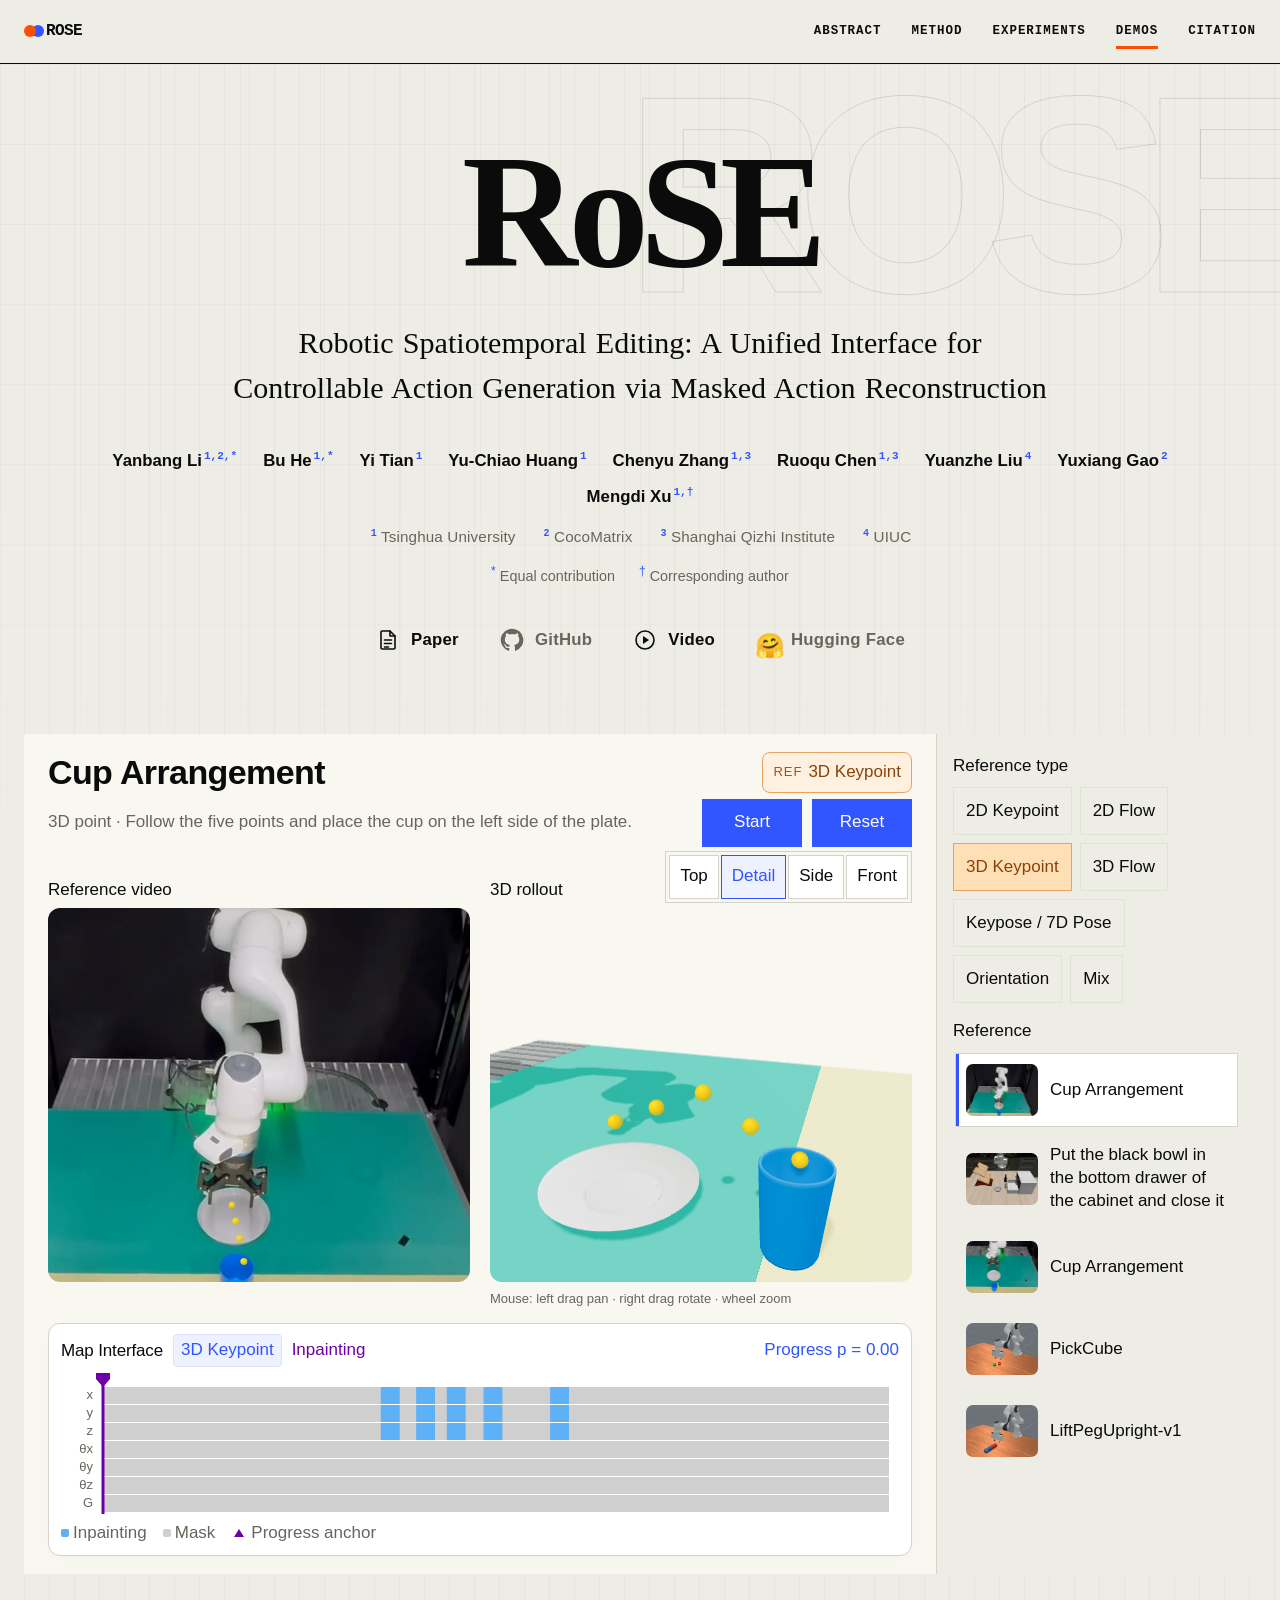
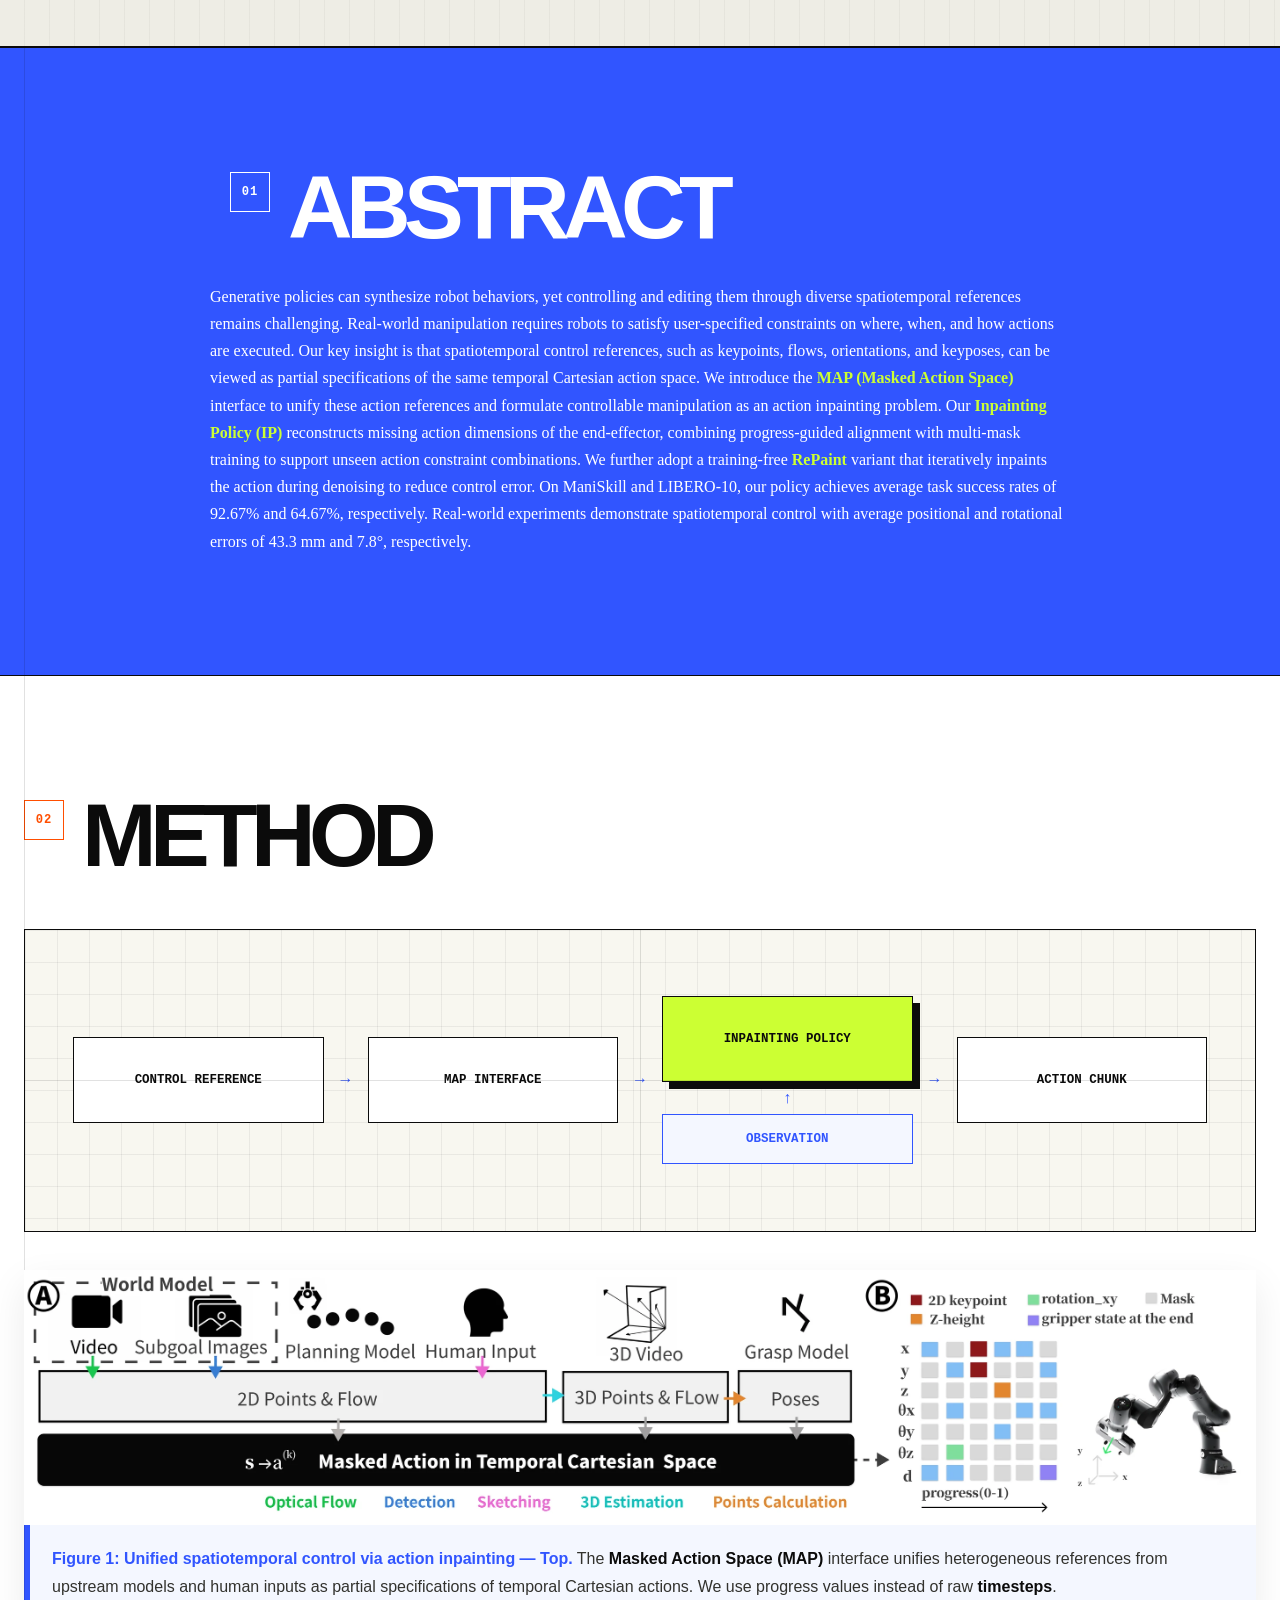
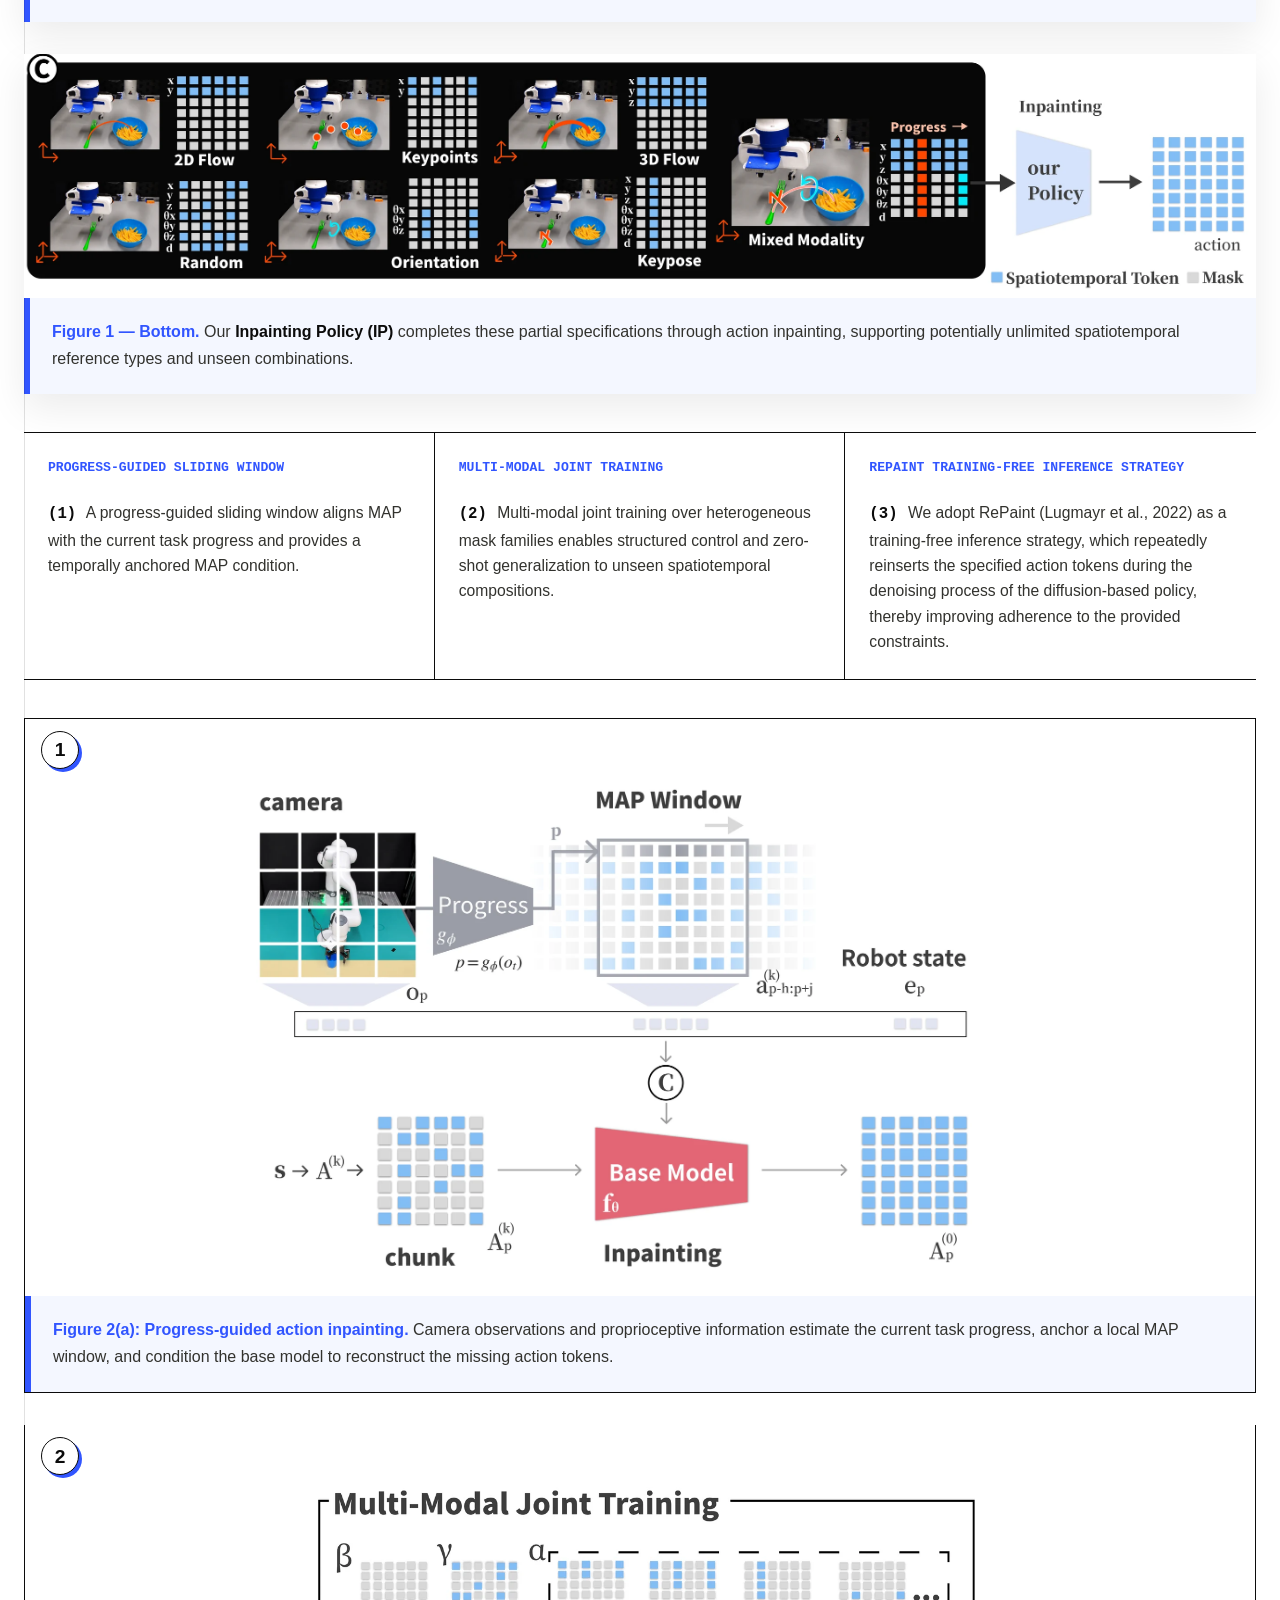
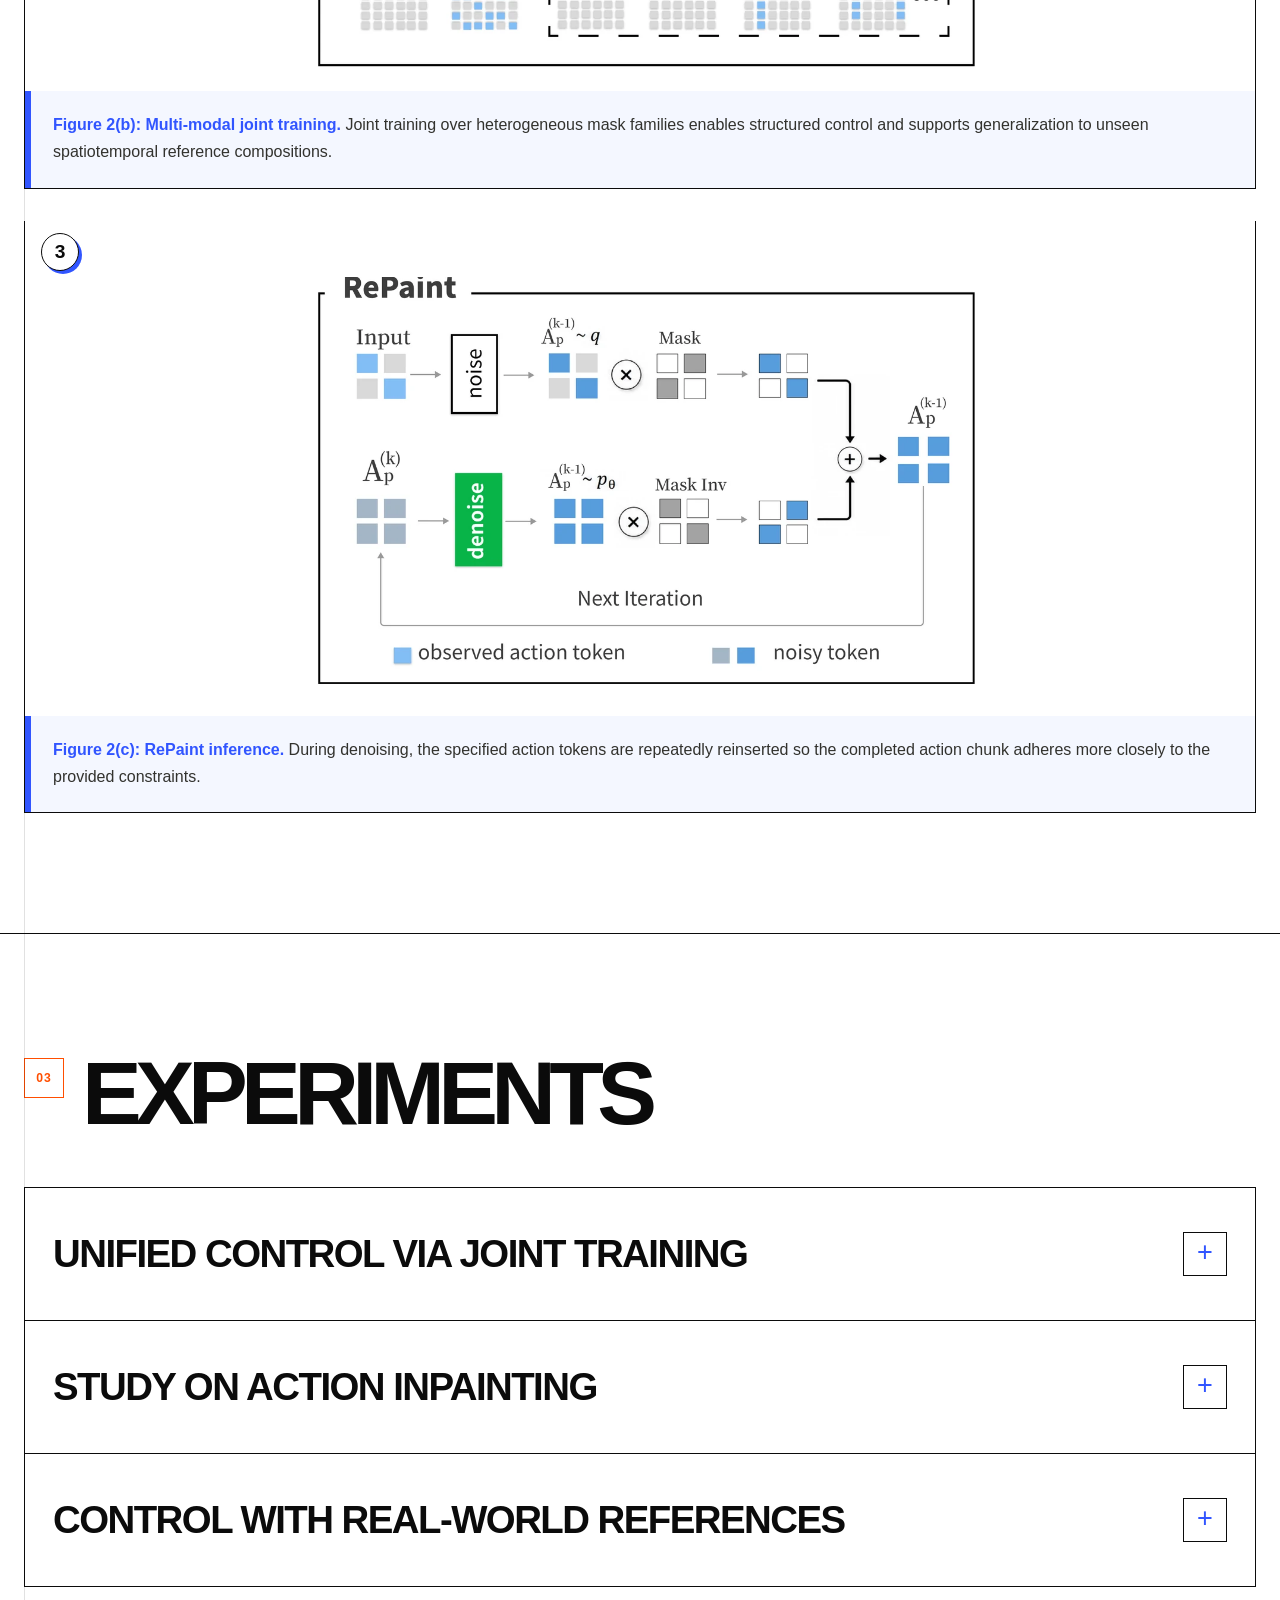
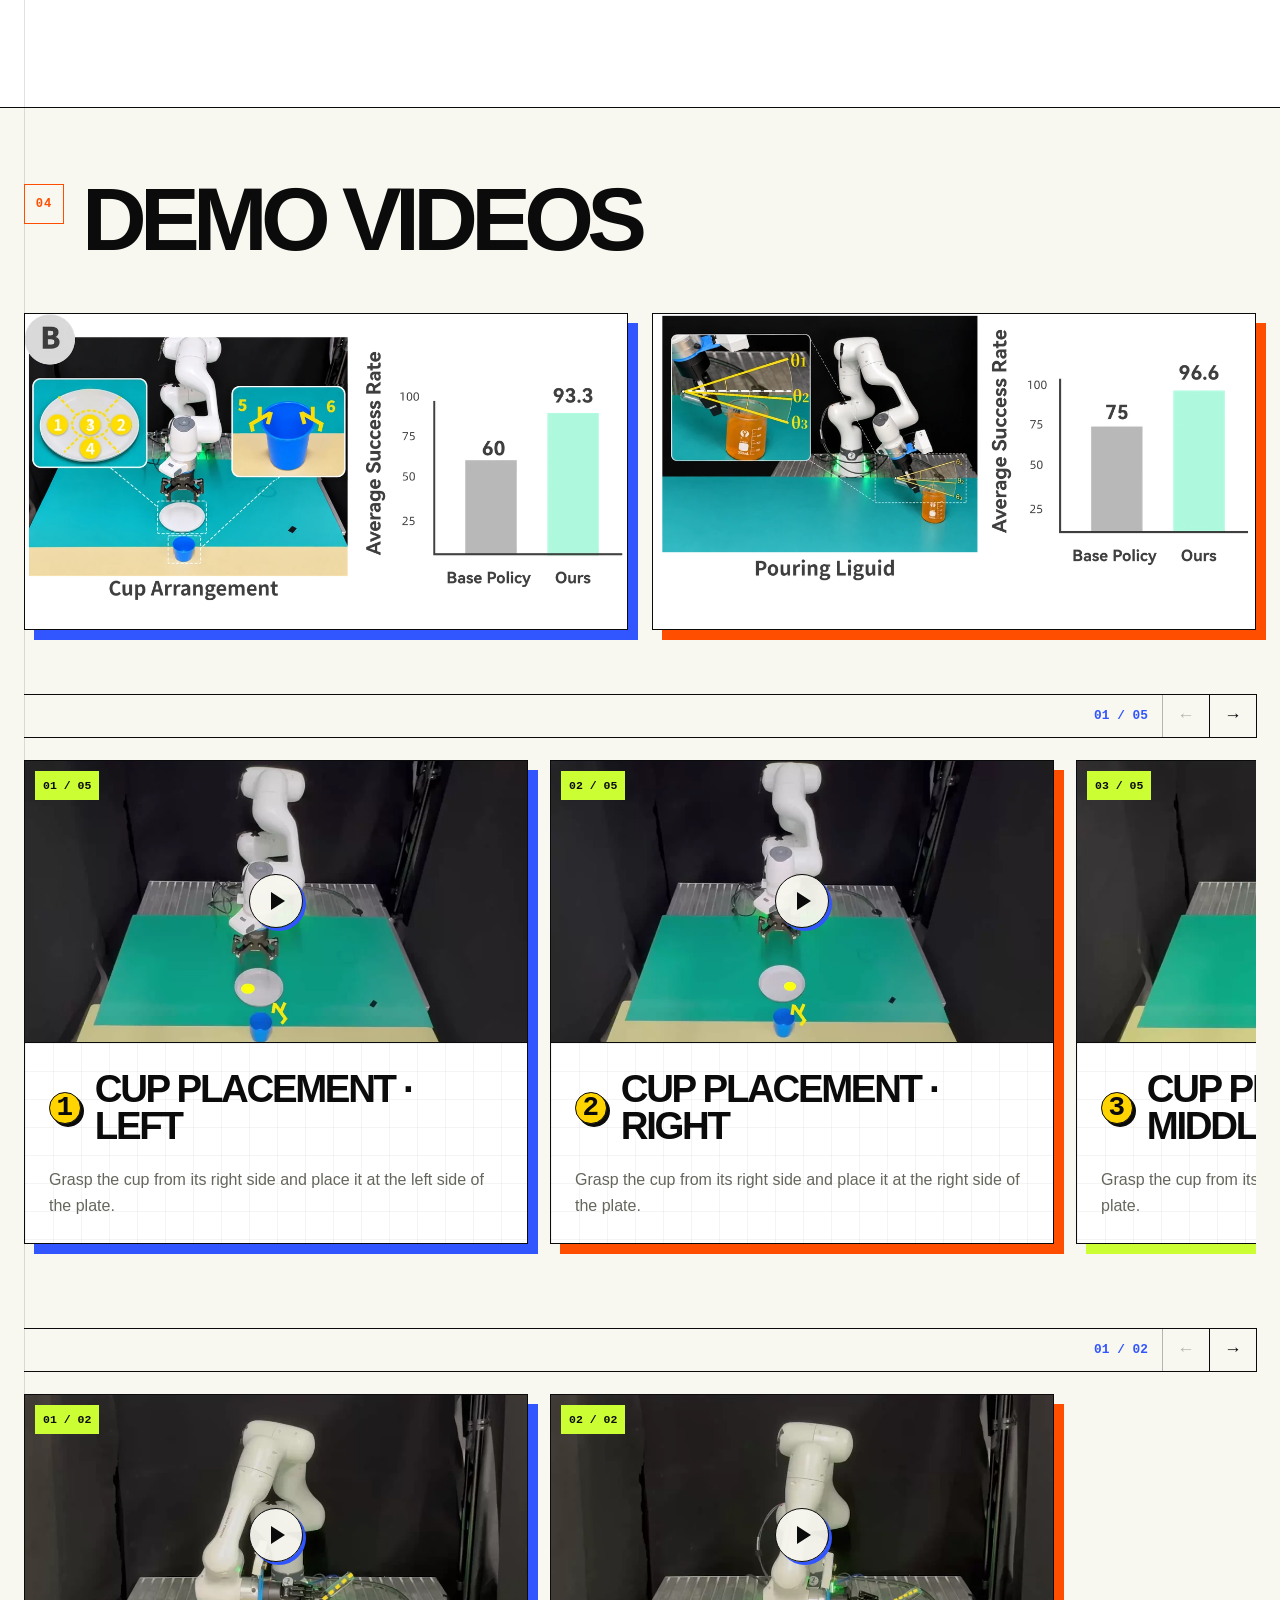
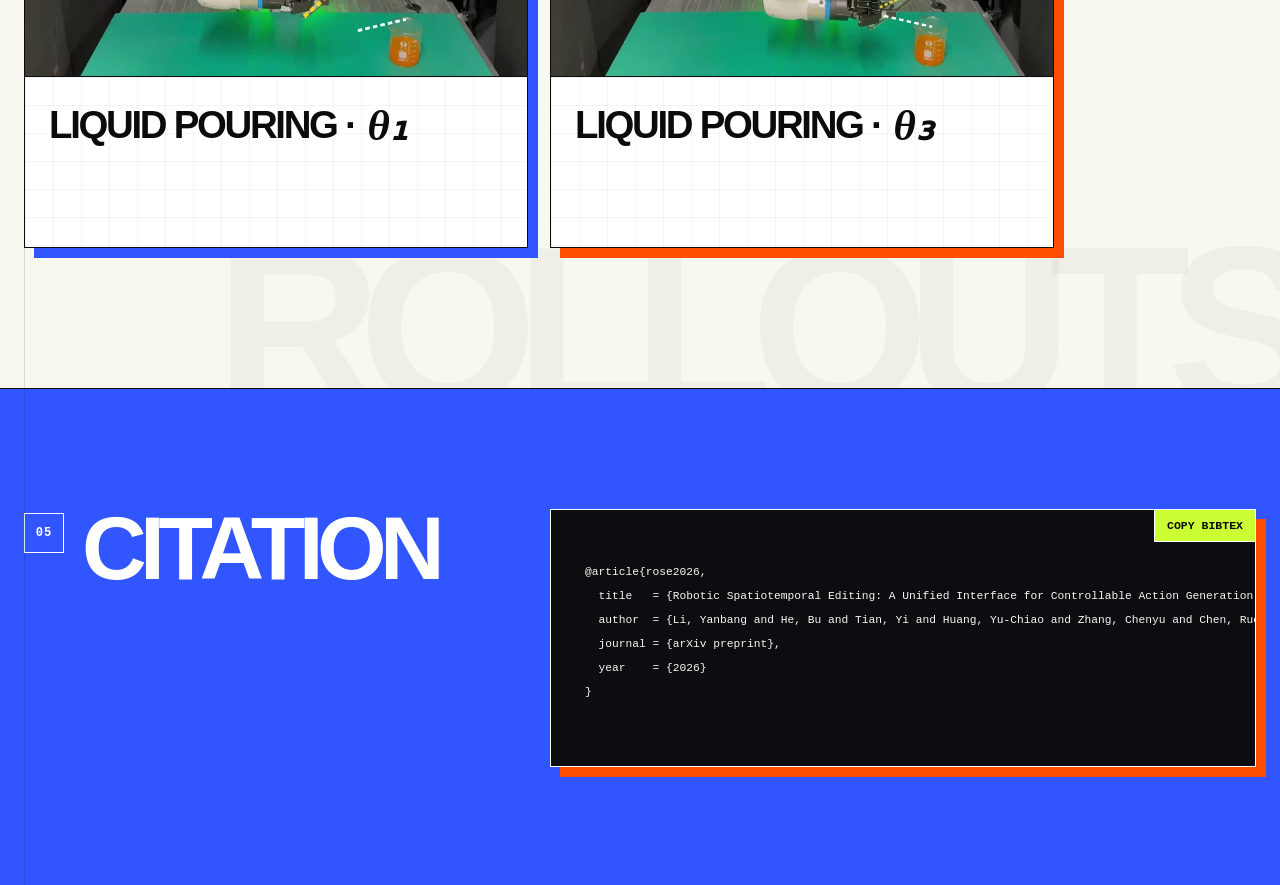
<file: index.html>
<!doctype html>
<html lang="en">
  <head>
    <meta charset="UTF-8">
    <meta name="viewport" content="width=device-width, initial-scale=1.0">
    <meta name="description" content="Robotic Spatiotemporal Editing: A Unified Interface for Controllable Action Generation via Masked Action Reconstruction.">
    <meta name="author" content="Yanbang Li, Bu He, Yi Tian, Yu-Chiao Huang, Chenyu Zhang, Ruoqu Chen, Yuanzhe Liu, Yuxiang Gao, Mengdi Xu">
    <meta name="theme-color" content="#eeede5">
    <title>Robotic Spatiotemporal Editing: A Unified Interface for Controllable Action Generation via Masked Action Reconstruction</title>
    <link rel="stylesheet" href="./css/style.css?v=20261015-demo-size">
    <script src="./js/main.js?v=20261015-demo-play" defer></script>
  </head>
  <body>
    <a class="skip-link" href="#main-content">Skip to content</a>

    <header class="site-header" data-header>
      <div class="shell header-inner">
        <a class="wordmark" href="#top" aria-label="RoSE home">
          <span class="wordmark-mark" aria-hidden="true"></span>
          <span>RoSE</span>
        </a>
        <button class="nav-toggle" type="button" aria-expanded="false" aria-controls="site-nav" data-nav-toggle>
          <span class="sr-only">Toggle navigation</span>
          <span></span><span></span>
        </button>
        <nav class="site-nav" id="site-nav" aria-label="Primary navigation" data-nav>
          <a href="#abstract">Abstract</a>
          <a href="#method">Method</a>
          <a href="#experiments">Experiments</a>
          <a href="#demos">Demos</a>
          <a href="#citation">Citation</a>
        </nav>
      </div>
    </header>

    <main id="main-content">
      <section class="hero" id="top" aria-labelledby="project-title">
        <div class="hero-grid" aria-hidden="true"></div>
        <div class="shell hero-inner">
          <h1 id="project-title">RoSE</h1>
          <p class="hero-subtitle">
            <span class="hero-subtitle-line">Robotic Spatiotemporal Editing: A Unified Interface for</span>
            <span class="hero-subtitle-line">Controllable Action Generation via Masked Action Reconstruction</span>
          </p>

          <!-- Author order, affiliations, and contribution notes follow the supplied manuscript. -->
          <p class="authors">
            <a class="author" href="https://yanbangli.github.io/" target="_blank" rel="noopener noreferrer">Yanbang Li<sup>1,2,*</sup></a>
            <span class="author">Bu He<sup>1,*</sup></span>
            <span class="author">Yi Tian<sup>1</sup></span>
            <span class="author">Yu-Chiao Huang<sup>1</sup></span>
            <a class="author" href="https://chenyuzhangx.github.io" target="_blank" rel="noopener noreferrer">Chenyu Zhang<sup>1,3</sup></a>
            <a class="author" href="http://ruoqu.cc" target="_blank" rel="noopener noreferrer">Ruoqu Chen<sup>1,3</sup></a>
            <a class="author" href="https://yuanzhel0903.github.io/liuyuanzhe.github.io/" target="_blank" rel="noopener noreferrer">Yuanzhe Liu<sup>4</sup></a>
            <span class="author">Yuxiang Gao<sup>2</sup></span>
            <a class="author" href="https://www.mengdixu.me" target="_blank" rel="noopener noreferrer">Mengdi Xu<sup>1,†</sup></a>
          </p>
          <p class="affiliations">
            <span><sup>1</sup> Tsinghua University</span>
            <span><sup>2</sup> CocoMatrix</span>
            <span><sup>3</sup> Shanghai Qizhi Institute</span>
            <span><sup>4</sup> UIUC</span>
          </p>
          <p class="author-notes">
            <span><sup>*</sup> Equal contribution</span>
            <span><sup>†</sup> Corresponding author</span>
          </p>

          <div class="hero-actions" aria-label="Project resources">
            <a class="action-button" href="./paper/rose6.pdf" target="_blank" rel="noopener noreferrer">
              <span class="action-icon paper-icon" aria-hidden="true">
                <svg viewBox="0 0 24 24" fill="none" stroke="currentColor" stroke-width="1.6" stroke-linecap="round" stroke-linejoin="round" focusable="false"><path d="M14 3H6a1 1 0 0 0-1 1v16a1 1 0 0 0 1 1h12a1 1 0 0 0 1-1V8z"/><path d="M14 3v5h5M8.5 12h7M8.5 15.5h7M8.5 19h4"/></svg>
              </span>
              <span class="action-copy"><strong>Paper</strong></span>
            </a>
            <!-- TODO: Add public code URL -->
            <a class="action-button is-disabled" aria-disabled="true" data-unavailable>
              <span class="action-icon github-icon" aria-hidden="true">
                <svg viewBox="0 0 24 24" focusable="false"><path fill="currentColor" d="M12 .7a11.3 11.3 0 0 0-3.57 22c.57.1.77-.25.77-.55v-2.18c-3.15.69-3.81-1.34-3.81-1.34-.51-1.31-1.26-1.66-1.26-1.66-1.03-.7.08-.69.08-.69 1.14.08 1.74 1.17 1.74 1.17 1.01 1.74 2.66 1.24 3.31.95.1-.74.4-1.24.72-1.52-2.51-.29-5.15-1.26-5.15-5.59 0-1.23.44-2.24 1.17-3.03-.12-.29-.51-1.44.11-2.99 0 0 .95-.31 3.11 1.16a10.8 10.8 0 0 1 5.67 0C17.05 4.97 18 5.28 18 5.28c.62 1.55.23 2.7.11 2.99.73.79 1.17 1.8 1.17 3.03 0 4.34-2.64 5.3-5.16 5.58.41.35.77 1.04.77 2.1v3.17c0 .3.2.66.78.55A11.3 11.3 0 0 0 12 .7Z"/></svg>
              </span>
              <span class="action-copy"><strong>GitHub</strong></span>
            </a>
            <a class="action-button" href="#demos">
              <span class="action-icon" aria-hidden="true">
                <svg viewBox="0 0 24 24" fill="none" stroke="currentColor" stroke-width="1.6" focusable="false"><circle cx="12" cy="12" r="9"/><path d="m10 8 6 4-6 4z" fill="currentColor" stroke="none"/></svg>
              </span>
              <span class="action-copy"><strong>Video</strong></span>
            </a>
            <!-- TODO: Add dataset URL or relative download path -->
            <a class="action-button is-disabled" aria-disabled="true" data-unavailable>
              <span class="action-icon huggingface-icon" aria-hidden="true">🤗</span>
              <span class="action-copy"><strong>Hugging Face</strong></span>
            </a>
          </div>

          <div class="interactive-demo hero-interactive-demo" role="region" aria-label="Interactive robot demonstration">
            <div class="interactive-demo-frame">
              <iframe src="./mam-demo.html?v=20261015-purple-heading" title="Interactive MAM reference-conditioned robot rollout demo" loading="lazy" allow="fullscreen" allowfullscreen></iframe>
            </div>
          </div>
        </div>
      </section>

      <section class="section section-abstract" id="abstract" aria-labelledby="abstract-title">
        <div class="shell narrow-shell">
          <div class="section-heading centered">
            <span class="section-number">01</span>
            <h2 id="abstract-title">Abstract</h2>
          </div>
          <!-- TODO: Add abstract -->
          <p class="abstract-copy">Generative policies can synthesize robot behaviors, yet controlling and editing them through diverse spatiotemporal references remains challenging. Real-world manipulation requires robots to satisfy user-specified constraints on where, when, and how actions are executed. Our key insight is that spatiotemporal control references, such as keypoints, flows, orientations, and keyposes, can be viewed as partial specifications of the same temporal Cartesian action space. We introduce the <strong>MAP (Masked Action Space)</strong> interface to unify these action references and formulate controllable manipulation as an action inpainting problem. Our <strong>Inpainting Policy (IP)</strong> reconstructs missing action dimensions of the end-effector, combining progress-guided alignment with multi-mask training to support unseen action constraint combinations. We further adopt a training-free <strong>RePaint</strong> variant that iteratively inpaints the action during denoising to reduce control error. On ManiSkill and LIBERO-10, our policy achieves average task success rates of 92.67% and 64.67%, respectively. Real-world experiments demonstrate spatiotemporal control with average positional and rotational errors of 43.3 mm and 7.8°, respectively.</p>
        </div>
      </section>

      <section class="section section-tinted" id="method" aria-labelledby="method-title">
        <div class="shell">
          <div class="section-heading">
            <span class="section-number">02</span>
            <h2 id="method-title">Method</h2>
          </div>
          <!-- TODO: Add method figure -->
          <div class="media-placeholder method-placeholder">
            <div class="method-flow" aria-hidden="true">
              <span>Control reference</span><i>→</i><span>MAP interface</span><i>→</i>
              <div class="policy-stack">
                <span class="accent-block">Inpainting policy</span>
                <i class="observation-arrow">↑</i>
                <span class="observation-block">Observation</span>
              </div>
              <i>→</i><span>Action chunk</span>
            </div>
          </div>
          <div class="overview-figures method-overview-figures">
            <figure class="overview-figure">
              <div class="overview-crop overview-crop-top">
                <img src="./assets/images/overview-system.webp" width="2800" height="1195" alt="RoSE system overview showing the world model, multimodal masked action representation, robot pose generation, and action inpainting pipeline" loading="lazy" decoding="async">
              </div>
              <figcaption><strong>Figure 1: Unified spatiotemporal control via action inpainting — Top.</strong> The <strong>Masked Action Space (MAP)</strong> interface unifies heterogeneous references from upstream models and human inputs as partial specifications of temporal Cartesian actions. We use progress values instead of raw <strong>timesteps</strong>.</figcaption>
            </figure>
            <figure class="overview-figure">
              <div class="overview-crop overview-crop-bottom">
                <img src="./assets/images/overview-system.webp" width="2800" height="1195" alt="RoSE action inpainting examples showing multiple control modalities and the policy output" loading="lazy" decoding="async">
              </div>
              <figcaption><strong>Figure 1 — Bottom.</strong> Our <strong>Inpainting Policy (IP)</strong> completes these partial specifications through action inpainting, supporting potentially unlimited spatiotemporal reference types and unseen combinations.</figcaption>
            </figure>
          </div>
          <div class="text-columns">
            <p><strong>PROGRESS-GUIDED SLIDING WINDOW</strong><b>(1)</b> A progress-guided sliding window aligns MAP with the current task progress and provides a temporally anchored MAP condition.</p>
            <p><strong>MULTI-MODAL JOINT TRAINING</strong><b>(2)</b> Multi-modal joint training over heterogeneous mask families enables structured control and zero-shot generalization to unseen spatiotemporal compositions.</p>
            <p><strong>REPAINT TRAINING-FREE INFERENCE STRATEGY</strong><b>(3)</b> We adopt RePaint (Lugmayr et al., 2022) as a training-free inference strategy, which repeatedly reinserts the specified action tokens during the denoising process of the diffusion-based policy, thereby improving adherence to the provided constraints.</p>
          </div>
          <div class="method-figure-sequence" aria-label="Figure 2: Inpainting Policy">
            <figure class="overview-figure method-figure-panel">
              <span class="method-figure-index" aria-hidden="true">1</span>
              <div class="method-figure-crop method-figure-crop-left">
                <img src="./assets/images/overview-training.webp" width="2800" height="1081" alt="Progress-guided MAP window and action-inpainting base model" loading="lazy" decoding="async">
              </div>
              <!-- Expanded from the paper's Method: progress alignment and Inpainting Policy. -->
              <figcaption>
                <p><strong>Figure 2(a): Progress-guided action inpainting.</strong> Camera observations and proprioceptive information estimate the current task progress, anchor a local MAP window, and condition the base model to reconstruct the missing action tokens.</p>
              </figcaption>
            </figure>
            <figure class="overview-figure method-figure-panel">
              <span class="method-figure-index" aria-hidden="true">2</span>
              <div class="method-figure-crop method-figure-crop-training">
                <img src="./assets/images/overview-training.webp" width="2800" height="1081" alt="Multi-modal joint training over heterogeneous masked action references" loading="lazy" decoding="async">
              </div>
              <!-- Expanded from the paper's Method: multimodal joint training. -->
              <figcaption>
                <p><strong>Figure 2(b): Multi-modal joint training.</strong> Joint training over heterogeneous mask families enables structured control and supports generalization to unseen spatiotemporal reference compositions.</p>
              </figcaption>
            </figure>
            <figure class="overview-figure method-figure-panel">
              <span class="method-figure-index" aria-hidden="true">3</span>
              <div class="method-figure-crop method-figure-crop-repaint">
                <img src="./assets/images/overview-training.webp" width="2800" height="1081" alt="RePaint denoising strategy for action inpainting" loading="lazy" decoding="async">
              </div>
              <!-- Expanded from the paper's Method: inpainting via RePaint. -->
              <figcaption>
                <p><strong>Figure 2(c): RePaint inference.</strong> During denoising, the specified action tokens are repeatedly reinserted so the completed action chunk adheres more closely to the provided constraints.</p>
              </figcaption>
            </figure>
          </div>
        </div>
      </section>

      <section class="section" id="experiments" aria-labelledby="experiments-title">
        <div class="shell split-layout">
          <div class="section-heading sticky-heading">
            <span class="section-number">03</span>
            <h2 id="experiments-title">Experiments</h2>
          </div>
          <div class="experiment-list">
            <article class="experiment-card" data-experiment-card tabindex="0">
              <div class="experiment-summary">
                <h3>UNIFIED CONTROL VIA JOINT TRAINING</h3>
              </div>
              <div class="experiment-details">
                <div class="experiment-result-grid">
                  <section class="experiment-result-panel" aria-labelledby="joint-training-table-caption">
                    <div class="experiment-table-wrap">
                      <table class="benchmark-table" aria-label="Success rate and control error on LIBERO-10 and ManiSkill">
                        <thead>
                          <tr><th scope="col" rowspan="2">Method</th><th scope="colgroup" colspan="2">Multi-task<br>(LIBERO-10)</th><th scope="colgroup" colspan="5">Single-task<br>(ManiSkill)</th></tr>
                          <tr><th scope="col">Avg. SR<br>(%) ↑</th><th scope="col">CE(all) ↓</th><th scope="col">Lift Peg<br>SR (%) ↑</th><th scope="col">Pick Cube<br>SR (%) ↑</th><th scope="col">Poke Cube<br>SR (%) ↑</th><th scope="col">Avg. SR<br>(%) ↑</th><th scope="col">CE(all) ↓</th></tr>
                        </thead>
                        <tbody>
                          <tr><th scope="row">DP</th><td>60.00</td><td>—</td><td>86.33</td><td>69.33</td><td>69.67</td><td>75.11</td><td>—</td></tr>
                          <tr><th scope="row">DiT Policy</th><td>59.67</td><td>—</td><td>94.67</td><td>87.33</td><td><strong>93.00</strong></td><td>91.67</td><td>—</td></tr>
                          <tr><th scope="row">STC</th><td>50.67</td><td>0.060</td><td>72.67</td><td>65.67</td><td>91.67</td><td>76.67</td><td>0.041</td></tr>
                          <tr><th scope="row">IP</th><td><strong>64.67</strong></td><td>0.045</td><td><strong>100.00</strong></td><td><strong>90.33</strong></td><td>87.67</td><td><strong>92.67</strong></td><td>0.023</td></tr>
                          <tr><th scope="row">IP-RePaint</th><td>51.33</td><td><strong>0.026</strong></td><td>95.80</td><td>82.13</td><td>62.20</td><td>80.04</td><td><strong>0.014</strong></td></tr>
                        </tbody>
                      </table>
                    </div>
                    <div class="experiment-caption">
                      <p id="joint-training-table-caption"><strong>Table 1: Unified control via joint training.</strong> Each policy checkpoint is evaluated across reference types using the average top-three picks of success rate and control error (CE). ManiSkill uses a separate policy for each task, whereas <strong>LIBERO-10</strong> uses a shared multitask policy.</p>
                    </div>
                    <div class="experiment-notes">
                      <p><strong>Joint-Training Performance.</strong> <strong>Table 1</strong> shows that STC performs worse than its corresponding base policies, indicating that directly conditioning action generation on control signals can interfere with task SR. In contrast, Inpainting Policy improves task completion while achieving lower control error, performing well in both multi-task and single-task settings and achieving the highest average success rates of <strong>64.67%</strong> and <strong>92.67%</strong>, respectively. The training-free RePaint variant further reduces CE with relative reductions of <strong>42.2%</strong> and <strong>39.1%</strong>, respectively, demonstrating a trade-off between control accuracy and task completion.</p>
                    </div>
                  </section>
                  <section class="experiment-result-panel" aria-labelledby="joint-training-figure-caption">
                    <div class="experiment-figure-viewport figure-crop">
                      <img src="./assets/images/experiment-benchmarks.webp" width="1710" height="1158" alt="Bar chart comparing success rates by reference type and line chart showing control error over training" loading="lazy" decoding="async">
                    </div>
                    <div class="experiment-caption">
                      <p id="joint-training-figure-caption"><strong>Figure 5: Mask-type breakdown in joint training.</strong> Left: We compare success rates across reference types, including the unseen mixed mask Mix0, to evaluate controllability and compositional generalization. Right: Control error decreases as training progresses.</p>
                    </div>
                    <div class="experiment-notes">
                      <p><strong>Mask-Type Breakdown and Training Dynamics.</strong> <strong>Figure 5</strong> shows that Inpainting Policy provides the strongest average control performance across all control types, especially on the unseen Mix0 mask (<strong>80.56%</strong>). STC performs strongly on dense 2D/3D flow (<strong>80.00%</strong>), but degrades sharply under sparse constraints. The right plot shows that Inpainting Policy progressively improves its control capability during training, with CE decreasing from approximately <strong>0.049</strong> to <strong>0.022</strong>. In contrast, RePaint maintains the lowest CE, around <strong>0.014–0.015</strong>, across all checkpoints. Notably, since the Mix0 composition is absent from the training set, its high success rate indicates that the policy can <strong>compose learned mask patterns</strong> without additional finetuning.</p>
                    </div>
                  </section>
                </div>
              </div>
            </article>
            <article class="experiment-card" data-experiment-card tabindex="0">
              <div class="experiment-summary">
                <h3>STUDY ON ACTION INPAINTING</h3>
              </div>
              <div class="experiment-details experiment-details-panel">
                <div class="experiment-image-wrap">
                  <img src="./assets/images/experiment-ablation.webp" width="2172" height="724" alt="Plots studying mask ratio and performance under the same number of spatiotemporal tokens" loading="lazy" decoding="async">
                </div>
                <div class="experiment-copy-fold" tabindex="0">
                  <div class="experiment-fold-hint"><span>Research notes</span><span>Hover to read ↓</span></div>
                  <div class="experiment-copy-content">
                    <div class="experiment-caption">
                      <p><strong>Figure 4: Effect of spatiotemporal information quantity and structure.</strong> (a) We vary the visible ratio to examine how the number of references affects task success. (b) We compare mask types with approximately equal numbers of spatiotemporal tokens, alongside a base policy (a DiT policy), to assess how constraint structure influences the performance of Inpainting Policy. Here, <em>r</em> denotes the visible ratio, i.e., the proportion of action information that is not masked in MAP.</p>
                    </div>
                    <div class="experiment-notes-grid">
                      <div class="experiment-notes">
                        <p><strong>Mask Ratio and Mask-Type Analysis.</strong> <strong>Figure 4(a)</strong> shows that increasing the visible-action ratio generally improves task success, indicating that additional known action components provide stronger guidance for reconstructing executable behaviors. For the structured 3D-point mask, success increases from <strong>57.0%</strong> at a ratio of <strong>0.02</strong> to <strong>91.7%</strong> at <strong>0.50</strong>. Although the random mask also improves with more visible actions, its performance is less stable and reaches only <strong>71.7%</strong> at the highest ratio. This gap suggests that structured control signals convey more task-relevant information than randomly selected action components. <strong>Figure 4(b)</strong> compares different mask types under approximately the same number of visible spatiotemporal tokens. Across all mask types, IP outperforms the unconditioned DiT policy. Positional and full-pose constraints provide the strongest guidance, whereas orientation-only constraints are less informative for task completion. The random-mask result further shows that semantically structured action references are more effective than an equivalent number of arbitrary visible tokens.</p>
                      </div>
                    </div>
                  </div>
                </div>
              </div>
            </article>
            <article class="experiment-card" data-experiment-card tabindex="0">
              <div class="experiment-summary">
                <h3>CONTROL WITH REAL-WORLD REFERENCES</h3>
              </div>
              <div class="experiment-details experiment-details-panel">
                <div class="experiment-real-world-split" aria-label="Real-world reference experiment panel A">
                  <figure class="experiment-real-world-panel">
                    <div class="experiment-real-world-crop experiment-real-world-crop-a">
                      <img src="./assets/images/experiment-real-world.webp" width="2800" height="1328" alt="Panel A: cup arrangement and liquid-pouring rollouts with progress-aligned control references" loading="lazy" decoding="async">
                    </div>
                  </figure>
                </div>
                <div class="experiment-copy-fold" tabindex="0">
                  <div class="experiment-fold-hint"><span>Research notes</span><span>Hover to read ↓</span></div>
                  <div class="experiment-copy-content">
                    <div class="experiment-caption">
                      <p><strong>Figure 6: Real-world spatiotemporal editing.</strong> Here, <em>p<sub>r</sub></em> denotes the progress associated with a user-provided reference, whereas <em>p</em> denotes the robot’s current execution progress. The rollouts and corresponding MAP masks illustrate how these references guide execution.</p>
                    </div>
                    <div class="experiment-notes-grid">
                      <div class="experiment-notes">
                        <p><strong>Result.</strong> As shown in <strong>Figure 6</strong>, with three or more reference points, the policy achieves success rates above <strong>93%</strong>, while the cup-to-reference-point distance ranges from <strong>18.2</strong> to <strong>63.7 mm</strong>, with an average of <strong>43.3 mm</strong>. In the liquid-pouring task, the tube-tilt error remains below <strong>8°</strong>, with a mean of <strong>7.8°</strong>. These results show that providing explicit control constraints substantially improves task completion and reference adherence: denser references produce smoother motion and smaller deviations from the target. In contrast, when only a single reference is provided at the final progress point, the task completion rate falls below <strong>30%</strong>, revealing a limitation of sparse late-stage supervision and an important direction for improving the subsequent editing system. Supplementary <strong>Section 2.6</strong> provides additional recorded SR and normalized CE results (<strong>Tables 3–5</strong>), plus deployment tips.</p>
                      </div>
                    </div>
                  </div>
                </div>
              </div>
            </article>
          </div>
        </div>
      </section>

      <section class="section" id="demos" aria-labelledby="demos-title">
        <div class="shell">
          <div class="section-heading">
            <span class="section-number">04</span>
            <h2 id="demos-title">Demo Videos</h2>
          </div>
          <div class="demo-evidence-grid" aria-label="Real-world experiment results">
            <figure class="demo-evidence-figure" aria-label="Cup arrangement experiment and success-rate comparison">
              <div class="demo-evidence-crop demo-evidence-crop-cup">
                <img src="./assets/images/demo-real-world-evaluation.webp" width="2800" height="1328" alt="Cup arrangement experiment with control references and success-rate comparison between the base policy and RoSE" loading="lazy" decoding="async">
              </div>
            </figure>
            <figure class="demo-evidence-figure" aria-label="Liquid-pouring experiment and success-rate comparison">
              <div class="demo-evidence-crop demo-evidence-crop-water">
                <img src="./assets/images/demo-real-world-evaluation.webp" width="2800" height="1328" alt="Liquid-pouring experiment with angular control references and success-rate comparison between the base policy and RoSE" loading="lazy" decoding="async">
              </div>
            </figure>
          </div>
          <div class="demo-group" data-demo-group>
          <div class="demo-toolbar">
            <div class="demo-toolbar-actions">
              <span class="demo-status" data-demo-status aria-live="polite">01 / 05</span>
              <div class="demo-controls" aria-label="Cup demo video navigation">
                <button type="button" data-demo-previous aria-label="Show previous cup demo">←</button>
                <button type="button" data-demo-next aria-label="Show next cup demo">→</button>
              </div>
            </div>
          </div>
          <div class="demo-rail" data-demo-rail>
            <article class="demo-card">
              <div class="demo-media"><span>01 / 05</span><video controls muted playsinline preload="metadata" poster="./assets/images/demo-poster-cup-left.webp"><source src="./assets/videos/cup-left-pure.mp4?v=20261014" type="video/mp4">Your browser does not support MP4 video.</video></div>
              <div class="demo-copy">
                <h3><span class="demo-title-icon">1</span><span>Cup placement · left</span></h3>
                <p>Grasp the cup from its right side and place it at the left side of the plate.</p>
              </div>
            </article>
            <article class="demo-card">
              <div class="demo-media"><span>02 / 05</span><video controls muted playsinline preload="metadata" poster="./assets/images/demo-poster-cup-right.webp"><source src="./assets/videos/cup-right-pure.mp4?v=20261014" type="video/mp4">Your browser does not support MP4 video.</video></div>
              <div class="demo-copy">
                <h3><span class="demo-title-icon">2</span><span>Cup placement · right</span></h3>
                <p>Grasp the cup from its right side and place it at the right side of the plate.</p>
              </div>
            </article>
            <article class="demo-card">
              <div class="demo-media"><span>03 / 05</span><video controls muted playsinline preload="metadata" poster="./assets/images/demo-poster-cup-middle.webp"><source src="./assets/videos/cup-middle-pure.mp4?v=20261014" type="video/mp4">Your browser does not support MP4 video.</video></div>
              <div class="demo-copy">
                <h3><span class="demo-title-icon">3</span><span>Cup placement · middle</span></h3>
                <p>Grasp the cup from its right side and place it at the middle of the plate.</p>
              </div>
            </article>
            <article class="demo-card">
              <div class="demo-media"><span>04 / 05</span><video controls muted playsinline preload="metadata" poster="./assets/images/demo-poster-cup-front.webp"><source src="./assets/videos/cup-front-pure.mp4?v=20261014" type="video/mp4">Your browser does not support MP4 video.</video></div>
              <div class="demo-copy">
                <h3><span class="demo-title-icon">4</span><span>Cup placement · front</span></h3>
                <p>Grasp the cup from its right side and place it at the front of the plate.</p>
              </div>
            </article>
            <article class="demo-card">
              <div class="demo-media"><span>05 / 05</span><video controls muted playsinline preload="metadata" poster="./assets/images/demo-poster-cup-gripper-left.webp"><source src="./assets/videos/cup-gripper-left-pure.mp4?v=20261014" type="video/mp4">Your browser does not support MP4 video.</video></div>
              <div class="demo-copy">
                <h3><span class="demo-title-icon">5</span><span>Cup placement · gripper left</span></h3>
                <p>Grasp the cup from its left side and place it at the middle of the plate.</p>
              </div>
            </article>
          </div>
          </div>
          <div class="demo-group" data-demo-group>
          <div class="demo-toolbar">
            <div class="demo-toolbar-actions">
              <span class="demo-status" data-demo-status aria-live="polite">01 / 02</span>
              <div class="demo-controls" aria-label="Water demo video navigation">
                <button type="button" data-demo-previous aria-label="Show previous water demo">←</button>
                <button type="button" data-demo-next aria-label="Show next water demo">→</button>
              </div>
            </div>
          </div>
          <div class="demo-rail" data-demo-rail>
            <article class="demo-card">
              <div class="demo-media"><span>01 / 02</span><video controls muted playsinline preload="metadata" poster="./assets/images/demo-poster-water-theta-1.webp"><source src="./assets/videos/water-theta-1-pure.mp4?v=20261014" type="video/mp4">Your browser does not support MP4 video.</video></div>
              <div class="demo-copy">
                <h3>Liquid pouring · <span class="theta-symbol">θ₁</span></h3>
              </div>
            </article>
            <article class="demo-card">
              <div class="demo-media"><span>02 / 02</span><video controls muted playsinline preload="metadata" poster="./assets/images/demo-poster-water-theta-3.webp"><source src="./assets/videos/water-theta-3-pure.mp4?v=20261014" type="video/mp4">Your browser does not support MP4 video.</video></div>
              <div class="demo-copy">
                <h3>Liquid pouring · <span class="theta-symbol">θ₃</span></h3>
              </div>
            </article>
          </div>
          </div>
        </div>
      </section>

      <section class="section section-tinted" id="citation" aria-labelledby="citation-title">
        <div class="shell citation-layout">
          <div class="section-heading">
            <span class="section-number">05</span>
            <h2 id="citation-title">Citation</h2>
          </div>
          <div class="citation-block">
            <!-- TODO: Replace with the final BibTeX entry -->
            <button class="copy-button" type="button" data-copy-bibtex aria-label="Copy BibTeX citation">Copy BibTeX</button>
            <pre><code id="bibtex">@article{rose2026,
  title   = {Robotic Spatiotemporal Editing: A Unified Interface for Controllable Action Generation via Masked Action Reconstruction},
  author  = {Li, Yanbang and He, Bu and Tian, Yi and Huang, Yu-Chiao and Zhang, Chenyu and Chen, Ruoqu and Liu, Yuanzhe and Gao, Yuxiang and Xu, Mengdi},
  journal = {arXiv preprint},
  year    = {2026}
}</code></pre>
            <p class="copy-status" aria-live="polite" data-copy-status></p>
          </div>
        </div>
      </section>
    </main>

  </body>
</html>
</file>
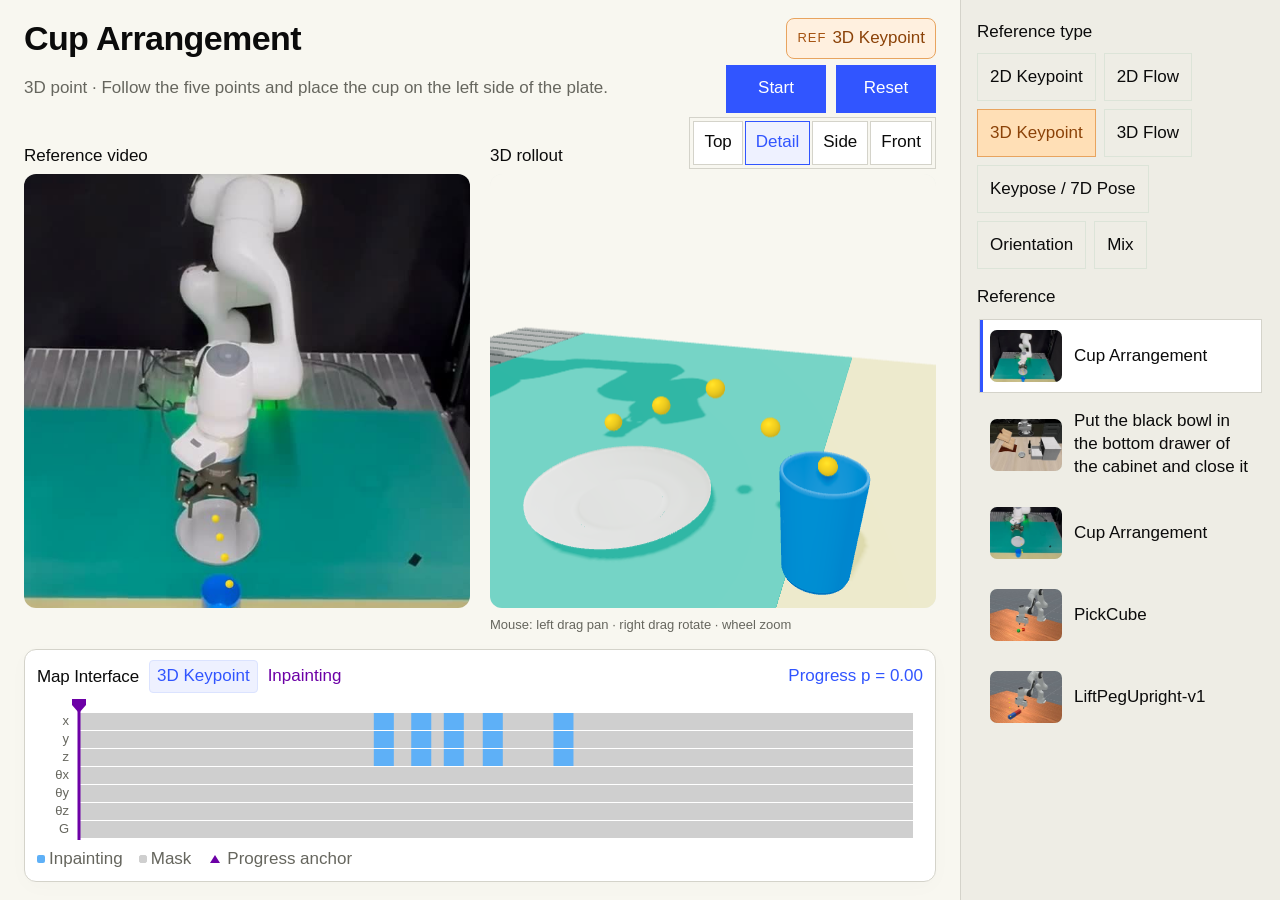
<file: mam-demo.html>
<!doctype html>
<html lang="en"><head><meta charset="utf-8"><meta name="viewport" content="width=device-width,initial-scale=1"><meta name="description" content="Choose a fixed reference from a real robot or simulation, watch its demonstration, and follow the matching 3D rollout."><title>MAM Demo</title><link rel="stylesheet" href="./css/mam-demo-base.css"><link rel="stylesheet" href="./css/mam-demo-theme.css?v=20261015-purple-heading"></head>
<body data-default-view="algorithm" data-layout="compact"><main class="workspace"><header class="main-heading"><div><div class="eyebrow"><span class="brandmark"></span><span id="environment-label">REFERENCE / REAL ROBOT</span><span class="reference-type-badge" aria-label="Reference type"><small>REF</small><strong id="reference-type">3D Keypoint</strong></span></div><h1 id="task-title">Cup Arrangement</h1><h2 id="video-title">Left of plate</h2></div><div class="header-tools"><div id="playback" hidden><button id="play" aria-label="Pause 3D rollout">Pause</button><button id="replay" aria-label="Reset 3D rollout">Reset</button></div><div class="algorithm-scene-progress" aria-label="Illustrative task progress"><span>TASK PROGRESS</span><strong id="scene-progress">p = 0.00</strong></div><span class="mode-tag" id="mode-tag">Reference video</span><button id="watch-video" hidden>Watch video</button></div></header>
<section class="scene" id="scene" aria-label="Fixed reference 3D rollout"><div id="viewport"><svg id="annotations" aria-label="Fixed reference annotation" xmlns="http://www.w3.org/2000/svg"><g id="annotation-content"></g></svg><img id="pose-dissolve" alt="" hidden></div><div class="scene-top"><div class="scene-label"><h2>3D rollout</h2></div><nav class="view-switch" aria-label="Camera view"><button data-view="top">Top</button><button data-view="detail" aria-pressed="true">Detail</button><button data-view="side">Side</button><button data-view="front">Front</button></nav></div><aside id="ref-diagram" aria-label="Reference map"><div class="diagram-title">Reference map</div><svg id="diagram" viewBox="0 0 220 165" aria-hidden="true"></svg><div class="diagram-caption" id="diagram-caption">Yellow marks the selected reference.</div></aside><div class="scene-bottom"><p class="interaction-hint"><span>Mouse: left drag pan · right drag rotate · wheel zoom</span></p><span id="phase" role="status">Ready</span><span class="view-help">Drag · Pan &nbsp; Two fingers · Rotate &nbsp; Pinch · Zoom</span></div></section>
<section id="intro" aria-label="Reference demonstration"><div class="video-heading"><div><span id="video-number">Reference video</span></div><button id="skip-video">Skip to 3D →</button></div><div class="video-frame"><video id="video" controls playsinline preload="metadata" aria-label="Selected reference video"></video><button id="play-video"><span aria-hidden="true">▶</span> Play reference</button></div><div class="video-footer"><span id="demonstration-label">Reference video</span><span id="video-note" role="status">Choose a reference, then watch its motion.</span></div></section>
<section id="algorithm-panel" hidden aria-label="Masked Action Space"></section>
<div id="loading" role="status">Preparing the reference library…</div></main>
<aside class="library" aria-label="Reference library"><header><span class="eyebrow">WORKSPACE</span><h2>Reference library</h2><p>Choose a reference to compare its motion.</p></header><section><h3>Reference type</h3><div class="type-switch" role="group" aria-label="Reference type"><button data-ref-type="2d-keypoint" aria-pressed="false">2D Keypoint</button><button data-ref-type="2d-flow" aria-pressed="false">2D Flow</button><button data-ref-type="3d-keypoint" aria-pressed="false">3D Keypoint</button><button data-ref-type="3d-flow" aria-pressed="false">3D Flow</button><button data-ref-type="pose" aria-pressed="false">Keypose / 7D Pose</button><button data-ref-type="orientation" aria-pressed="false">Orientation</button><button data-ref-type="mix" aria-pressed="false">Mix</button></div></section><section class="reference-section"><div class="section-label"><h3>Reference</h3><span id="ref-count">5 options</span></div><p id="reference-instruction" class="reference-instruction" aria-live="polite"></p><div id="reference-list" role="group" aria-label="Choose a fixed reference"></div></section><footer class="library-footer"><span class="fixed-note"><span></span> Fixed references · No drawing required</span><a id="interactive-link" href="franka-reference.html">Open interactive version ↗</a><a id="saved-link" href="versions/interactive-ref-2026-10-03/franka-reference.html">Saved original ↗</a></footer></aside>
<dialog id="method-dialog" aria-labelledby="method-title"><div class="method-heading"><span class="eyebrow">METHOD / MAP + IP</span><button id="close-method" aria-label="Close method notes">×</button></div><h2 id="method-title">From a sparse reference to motion</h2><ol class="method-steps"><li><strong>Specify what matters</strong><p>A reference constrains selected entries of the seven-dimensional action: x, y, z, θx, θy, θz and gripper G. Solid blue cells mark supplied reference constraints. Flow constraints form continuous bands. Inpainting fills completed entries in blue; unknown entries remain gray.</p></li><li><strong>Align by task progress</strong><p>The method estimates progress from the current observation and robot state, then selects a local reference window. This demonstration uses illustrative progress that follows video time with gentle speed variation; it is not a learned progress estimate.</p></li><li><strong>Complete the action</strong><p>The Inpainting Policy conditions on that window, visual observations and robot state to reconstruct the missing action entries.</p></li></ol><div class="method-types"><span><b>2D Keypoint / Flow</b>Two selected axes: XY or YZ</span><span><b>3D Keypoint / Flow</b>x · y · z in space</span><span><b>Keypose / 7D Pose</b>x · y · z · θx · θy · θz · G</span><span><b>Orientation</b>θx · θy · θz</span><span><b>Mix</b>Multiple reference types together</span></div><p class="method-caveat">This page uses recorded replays, not live inference. Progress alignment is illustrative. Keypoints are sparse; flows are dense. Simulation references use recorded TCP poses from pickup onward. 2D references use their selected plane: YZ for Flow and XY for sparse points, with a cyan TCP projection. Simulation markers remain visible after playback. Full poses include rotation and gripper opening. Real-robot videos use the supplied effects; their 3D replay is a reconstruction. Curated LIBERO examples have manual image-space reference illustrations and synchronized video details. Their robot states and calibrated 3D references are not available; no 7D values are inferred from those videos.</p><p class="method-source">Based on the local paper <em>Robotic Spatiotemporal Editing</em>, §§3.1–3.3 and Fig. 6. <a href="https://github.com/Masked-AM/Inpainting-Policy-Website" target="_blank" rel="noopener">Project website repository ↗</a></p></dialog>
<script src="./js/mam/three.js"></script><script src="./js/mam/trackball-controls.js"></script><script src="./js/mam/gltf-loader.js"></script><script src="./js/mam/pako.js"></script><script id="model-data" type="application/octet-stream" data-src="./assets/interactive/model-data.bin"></script><script id="panda-data" type="application/json">{"link0":"./assets/interactive/panda-link0.bin","link1":"./assets/interactive/panda-link1.bin","link2":"./assets/interactive/panda-link2.bin","link3":"./assets/interactive/panda-link3.bin","link4":"./assets/interactive/panda-link4.bin","link5":"./assets/interactive/panda-link5.bin","link6":"./assets/interactive/panda-link6.bin","link7":"./assets/interactive/panda-link7.bin","hand":"./assets/interactive/panda-hand.bin","finger":"./assets/interactive/panda-finger.bin"}</script><script id="library-data" type="application/octet-stream" data-src="./assets/interactive/library-data.bin"></script><script src="./js/mam/replay-smoothing.js"></script><script src="./js/mam/reference-visuals.js"></script><script src="./js/mam/map-interface.js?v=20261015"></script><script src="./js/mam/reference-studio.js"></script><script type="text/plain" id="licenses">Third-party licenses for the offline Franka FR3 animation.

Franka Robotics meshes (converted to indexed geometry)
============================================================

                                 Apache License
                           Version 2.0, January 2004
                        http://www.apache.org/licenses/

   TERMS AND CONDITIONS FOR USE, REPRODUCTION, AND DISTRIBUTION

   1. Definitions.

      "License" shall mean the terms and conditions for use, reproduction,
      and distribution as defined by Sections 1 through 9 of this document.

      "Licensor" shall mean the copyright owner or entity authorized by
      the copyright owner that is granting the License.

      "Legal Entity" shall mean the union of the acting entity and all
      other entities that control, are controlled by, or are under common
      control with that entity. For the purposes of this definition,
      "control" means (i) the power, direct or indirect, to cause the
      direction or management of such entity, whether by contract or
      otherwise, or (ii) ownership of fifty percent (50%) or more of the
      outstanding shares, or (iii) beneficial ownership of such entity.

      "You" (or "Your") shall mean an individual or Legal Entity
      exercising permissions granted by this License.

      "Source" form shall mean the preferred form for making modifications,
      including but not limited to software source code, documentation
      source, and configuration files.

      "Object" form shall mean any form resulting from mechanical
      transformation or translation of a Source form, including but
      not limited to compiled object code, generated documentation,
      and conversions to other media types.

      "Work" shall mean the work of authorship, whether in Source or
      Object form, made available under the License, as indicated by a
      copyright notice that is included in or attached to the work
      (an example is provided in the Appendix below).

      "Derivative Works" shall mean any work, whether in Source or Object
      form, that is based on (or derived from) the Work and for which the
      editorial revisions, annotations, elaborations, or other modifications
      represent, as a whole, an original work of authorship. For the purposes
      of this License, Derivative Works shall not include works that remain
      separable from, or merely link (or bind by name) to the interfaces of,
      the Work and Derivative Works thereof.

      "Contribution" shall mean any work of authorship, including
      the original version of the Work and any modifications or additions
      to that Work or Derivative Works thereof, that is intentionally
      submitted to Licensor for inclusion in the Work by the copyright owner
      or by an individual or Legal Entity authorized to submit on behalf of
      the copyright owner. For the purposes of this definition, "submitted"
      means any form of electronic, verbal, or written communication sent
      to the Licensor or its representatives, including but not limited to
      communication on electronic mailing lists, source code control systems,
      and issue tracking systems that are managed by, or on behalf of, the
      Licensor for the purpose of discussing and improving the Work, but
      excluding communication that is conspicuously marked or otherwise
      designated in writing by the copyright owner as "Not a Contribution."

      "Contributor" shall mean Licensor and any individual or Legal Entity
      on behalf of whom a Contribution has been received by Licensor and
      subsequently incorporated within the Work.

   2. Grant of Copyright License. Subject to the terms and conditions of
      this License, each Contributor hereby grants to You a perpetual,
      worldwide, non-exclusive, no-charge, royalty-free, irrevocable
      copyright license to reproduce, prepare Derivative Works of,
      publicly display, publicly perform, sublicense, and distribute the
      Work and such Derivative Works in Source or Object form.

   3. Grant of Patent License. Subject to the terms and conditions of
      this License, each Contributor hereby grants to You a perpetual,
      worldwide, non-exclusive, no-charge, royalty-free, irrevocable
      (except as stated in this section) patent license to make, have made,
      use, offer to sell, sell, import, and otherwise transfer the Work,
      where such license applies only to those patent claims licensable
      by such Contributor that are necessarily infringed by their
      Contribution(s) alone or by combination of their Contribution(s)
      with the Work to which such Contribution(s) was submitted. If You
      institute patent litigation against any entity (including a
      cross-claim or counterclaim in a lawsuit) alleging that the Work
      or a Contribution incorporated within the Work constitutes direct
      or contributory patent infringement, then any patent licenses
      granted to You under this License for that Work shall terminate
      as of the date such litigation is filed.

   4. Redistribution. You may reproduce and distribute copies of the
      Work or Derivative Works thereof in any medium, with or without
      modifications, and in Source or Object form, provided that You
      meet the following conditions:

      (a) You must give any other recipients of the Work or
          Derivative Works a copy of this License; and

      (b) You must cause any modified files to carry prominent notices
          stating that You changed the files; and

      (c) You must retain, in the Source form of any Derivative Works
          that You distribute, all copyright, patent, trademark, and
          attribution notices from the Source form of the Work,
          excluding those notices that do not pertain to any part of
          the Derivative Works; and

      (d) If the Work includes a "NOTICE" text file as part of its
          distribution, then any Derivative Works that You distribute must
          include a readable copy of the attribution notices contained
          within such NOTICE file, excluding those notices that do not
          pertain to any part of the Derivative Works, in at least one
          of the following places: within a NOTICE text file distributed
          as part of the Derivative Works; within the Source form or
          documentation, if provided along with the Derivative Works; or,
          within a display generated by the Derivative Works, if and
          wherever such third-party notices normally appear. The contents
          of the NOTICE file are for informational purposes only and
          do not modify the License. You may add Your own attribution
          notices within Derivative Works that You distribute, alongside
          or as an addendum to the NOTICE text from the Work, provided
          that such additional attribution notices cannot be construed
          as modifying the License.

      You may add Your own copyright statement to Your modifications and
      may provide additional or different license terms and conditions
      for use, reproduction, or distribution of Your modifications, or
      for any such Derivative Works as a whole, provided Your use,
      reproduction, and distribution of the Work otherwise complies with
      the conditions stated in this License.

   5. Submission of Contributions. Unless You explicitly state otherwise,
      any Contribution intentionally submitted for inclusion in the Work
      by You to the Licensor shall be under the terms and conditions of
      this License, without any additional terms or conditions.
      Notwithstanding the above, nothing herein shall supersede or modify
      the terms of any separate license agreement you may have executed
      with Licensor regarding such Contributions.

   6. Trademarks. This License does not grant permission to use the trade
      names, trademarks, service marks, or product names of the Licensor,
      except as required for reasonable and customary use in describing the
      origin of the Work and reproducing the content of the NOTICE file.

   7. Disclaimer of Warranty. Unless required by applicable law or
      agreed to in writing, Licensor provides the Work (and each
      Contributor provides its Contributions) on an "AS IS" BASIS,
      WITHOUT WARRANTIES OR CONDITIONS OF ANY KIND, either express or
      implied, including, without limitation, any warranties or conditions
      of TITLE, NON-INFRINGEMENT, MERCHANTABILITY, or FITNESS FOR A
      PARTICULAR PURPOSE. You are solely responsible for determining the
      appropriateness of using or redistributing the Work and assume any
      risks associated with Your exercise of permissions under this License.

   8. Limitation of Liability. In no event and under no legal theory,
      whether in tort (including negligence), contract, or otherwise,
      unless required by applicable law (such as deliberate and grossly
      negligent acts) or agreed to in writing, shall any Contributor be
      liable to You for damages, including any direct, indirect, special,
      incidental, or consequential damages of any character arising as a
      result of this License or out of the use or inability to use the
      Work (including but not limited to damages for loss of goodwill,
      work stoppage, computer failure or malfunction, or any and all
      other commercial damages or losses), even if such Contributor
      has been advised of the possibility of such damages.

   9. Accepting Warranty or Additional Liability. While redistributing
      the Work or Derivative Works thereof, You may choose to offer,
      and charge a fee for, acceptance of support, warranty, indemnity,
      or other liability obligations and/or rights consistent with this
      License. However, in accepting such obligations, You may act only
      on Your own behalf and on Your sole responsibility, not on behalf
      of any other Contributor, and only if You agree to indemnify,
      defend, and hold each Contributor harmless for any liability
      incurred by, or claims asserted against, such Contributor by reason
      of your accepting any such warranty or additional liability.

   END OF TERMS AND CONDITIONS

   APPENDIX: How to apply the Apache License to your work.

      To apply the Apache License to your work, attach the following
      boilerplate notice, with the fields enclosed by brackets "[]"
      replaced with your own identifying information. (Don't include
      the brackets!)  The text should be enclosed in the appropriate
      comment syntax for the file format. We also recommend that a
      file or class name and description of purpose be included on the
      same "printed page" as the copyright notice for easier
      identification within third-party archives.

   Copyright [yyyy] [name of copyright owner]

   Licensed under the Apache License, Version 2.0 (the "License");
   you may not use this file except in compliance with the License.
   You may obtain a copy of the License at

       http://www.apache.org/licenses/LICENSE-2.0

   Unless required by applicable law or agreed to in writing, software
   distributed under the License is distributed on an "AS IS" BASIS,
   WITHOUT WARRANTIES OR CONDITIONS OF ANY KIND, either express or implied.
   See the License for the specific language governing permissions and
   limitations under the License.



----------------------------



  Software License Agreement (BSD License)

  Redistribution and use in source and binary forms, with or without
  modification, are permitted provided that the following conditions
  are met:

   * Redistributions of source code must retain the above copyright
     notice, this list of conditions and the following disclaimer.
   * Redistributions in binary form must reproduce the above
     copyright notice, this list of conditions and the following
     disclaimer in the documentation and/or other materials provided
     with the distribution.
   * Neither the name of Willow Garage, Inc. nor the names of its
     contributors may be used to endorse or promote products derived
     from this software without specific prior written permission.

  THIS SOFTWARE IS PROVIDED BY THE COPYRIGHT HOLDERS AND CONTRIBUTORS
  "AS IS" AND ANY EXPRESS OR IMPLIED WARRANTIES, INCLUDING, BUT NOT
  LIMITED TO, THE IMPLIED WARRANTIES OF MERCHANTABILITY AND FITNESS
  FOR A PARTICULAR PURPOSE ARE DISCLAIMED. IN NO EVENT SHALL THE
  COPYRIGHT OWNER OR CONTRIBUTORS BE LIABLE FOR ANY DIRECT, INDIRECT,
  INCIDENTAL, SPECIAL, EXEMPLARY, OR CONSEQUENTIAL DAMAGES (INCLUDING,
  BUT NOT LIMITED TO, PROCUREMENT OF SUBSTITUTE GOODS OR SERVICES;
  LOSS OF USE, DATA, OR PROFITS; OR BUSINESS INTERRUPTION) HOWEVER
  CAUSED AND ON ANY THEORY OF LIABILITY, WHETHER IN CONTRACT, STRICT
  LIABILITY, OR TORT (INCLUDING NEGLIGENCE OR OTHERWISE) ARISING IN
  ANY WAY OUT OF THE USE OF THIS SOFTWARE, EVEN IF ADVISED OF THE
  POSSIBILITY OF SUCH DAMAGE.

ROS-Industrial Robotiq meshes
============================================================
Copyright (c) 2013, ROS-Industrial
All rights reserved.

Redistribution and use in source and binary forms, with or without modification,
are permitted provided that the following conditions are met:

  Redistributions of source code must retain the above copyright notice, this
  list of conditions and the following disclaimer.

  Redistributions in binary form must reproduce the above copyright notice, this
  list of conditions and the following disclaimer in the documentation and/or
  other materials provided with the distribution.

THIS SOFTWARE IS PROVIDED BY THE COPYRIGHT HOLDERS AND CONTRIBUTORS "AS IS" AND
ANY EXPRESS OR IMPLIED WARRANTIES, INCLUDING, BUT NOT LIMITED TO, THE IMPLIED
WARRANTIES OF MERCHANTABILITY AND FITNESS FOR A PARTICULAR PURPOSE ARE
DISCLAIMED. IN NO EVENT SHALL THE COPYRIGHT HOLDER OR CONTRIBUTORS BE LIABLE FOR
ANY DIRECT, INDIRECT, INCIDENTAL, SPECIAL, EXEMPLARY, OR CONSEQUENTIAL DAMAGES
(INCLUDING, BUT NOT LIMITED TO, PROCUREMENT OF SUBSTITUTE GOODS OR SERVICES;
LOSS OF USE, DATA, OR PROFITS; OR BUSINESS INTERRUPTION) HOWEVER CAUSED AND ON
ANY THEORY OF LIABILITY, WHETHER IN CONTRACT, STRICT LIABILITY, OR TORT
(INCLUDING NEGLIGENCE OR OTHERWISE) ARISING IN ANY WAY OUT OF THE USE OF THIS
SOFTWARE, EVEN IF ADVISED OF THE POSSIBILITY OF SUCH DAMAGE.

Three.js and OrbitControls
============================================================
The MIT License

Copyright © 2010-2021 three.js authors

Permission is hereby granted, free of charge, to any person obtaining a copy
of this software and associated documentation files (the "Software"), to deal
in the Software without restriction, including without limitation the rights
to use, copy, modify, merge, publish, distribute, sublicense, and/or sell
copies of the Software, and to permit persons to whom the Software is
furnished to do so, subject to the following conditions:

The above copyright notice and this permission notice shall be included in
all copies or substantial portions of the Software.

THE SOFTWARE IS PROVIDED "AS IS", WITHOUT WARRANTY OF ANY KIND, EXPRESS OR
IMPLIED, INCLUDING BUT NOT LIMITED TO THE WARRANTIES OF MERCHANTABILITY,
FITNESS FOR A PARTICULAR PURPOSE AND NONINFRINGEMENT. IN NO EVENT SHALL THE
AUTHORS OR COPYRIGHT HOLDERS BE LIABLE FOR ANY CLAIM, DAMAGES OR OTHER
LIABILITY, WHETHER IN AN ACTION OF CONTRACT, TORT OR OTHERWISE, ARISING FROM,
OUT OF OR IN CONNECTION WITH THE SOFTWARE OR THE USE OR OTHER DEALINGS IN
THE SOFTWARE.


pako
============================================================
(The MIT License)

Copyright (C) 2014-2017 by Vitaly Puzrin and Andrei Tuputcyn

Permission is hereby granted, free of charge, to any person obtaining a copy
of this software and associated documentation files (the "Software"), to deal
in the Software without restriction, including without limitation the rights
to use, copy, modify, merge, publish, distribute, sublicense, and/or sell
copies of the Software, and to permit persons to whom the Software is
furnished to do so, subject to the following conditions:

The above copyright notice and this permission notice shall be included in
all copies or substantial portions of the Software.

THE SOFTWARE IS PROVIDED "AS IS", WITHOUT WARRANTY OF ANY KIND, EXPRESS OR
IMPLIED, INCLUDING BUT NOT LIMITED TO THE WARRANTIES OF MERCHANTABILITY,
FITNESS FOR A PARTICULAR PURPOSE AND NONINFRINGEMENT. IN NO EVENT SHALL THE
AUTHORS OR COPYRIGHT HOLDERS BE LIABLE FOR ANY CLAIM, DAMAGES OR OTHER
LIABILITY, WHETHER IN AN ACTION OF CONTRACT, TORT OR OTHERWISE, ARISING FROM,
OUT OF OR IN CONNECTION WITH THE SOFTWARE OR THE USE OR OTHER DEALINGS IN
THE SOFTWARE.




Additional assets: recorded ManiSkill PickCube and Franka Panda models

                                 Apache License
                           Version 2.0, January 2004
                        http://www.apache.org/licenses/

   TERMS AND CONDITIONS FOR USE, REPRODUCTION, AND DISTRIBUTION

   1. Definitions.

      "License" shall mean the terms and conditions for use, reproduction,
      and distribution as defined by Sections 1 through 9 of this document.

      "Licensor" shall mean the copyright owner or entity authorized by
      the copyright owner that is granting the License.

      "Legal Entity" shall mean the union of the acting entity and all
      other entities that control, are controlled by, or are under common
      control with that entity. For the purposes of this definition,
      "control" means (i) the power, direct or indirect, to cause the
      direction or management of such entity, whether by contract or
      otherwise, or (ii) ownership of fifty percent (50%) or more of the
      outstanding shares, or (iii) beneficial ownership of such entity.

      "You" (or "Your") shall mean an individual or Legal Entity
      exercising permissions granted by this License.

      "Source" form shall mean the preferred form for making modifications,
      including but not limited to software source code, documentation
      source, and configuration files.

      "Object" form shall mean any form resulting from mechanical
      transformation or translation of a Source form, including but
      not limited to compiled object code, generated documentation,
      and conversions to other media types.

      "Work" shall mean the work of authorship, whether in Source or
      Object form, made available under the License, as indicated by a
      copyright notice that is included in or attached to the work
      (an example is provided in the Appendix below).

      "Derivative Works" shall mean any work, whether in Source or Object
      form, that is based on (or derived from) the Work and for which the
      editorial revisions, annotations, elaborations, or other modifications
      represent, as a whole, an original work of authorship. For the purposes
      of this License, Derivative Works shall not include works that remain
      separable from, or merely link (or bind by name) to the interfaces of,
      the Work and Derivative Works thereof.

      "Contribution" shall mean any work of authorship, including
      the original version of the Work and any modifications or additions
      to that Work or Derivative Works thereof, that is intentionally
      submitted to Licensor for inclusion in the Work by the copyright owner
      or by an individual or Legal Entity authorized to submit on behalf of
      the copyright owner. For the purposes of this definition, "submitted"
      means any form of electronic, verbal, or written communication sent
      to the Licensor or its representatives, including but not limited to
      communication on electronic mailing lists, source code control systems,
      and issue tracking systems that are managed by, or on behalf of, the
      Licensor for the purpose of discussing and improving the Work, but
      excluding communication that is conspicuously marked or otherwise
      designated in writing by the copyright owner as "Not a Contribution."

      "Contributor" shall mean Licensor and any individual or Legal Entity
      on behalf of whom a Contribution has been received by Licensor and
      subsequently incorporated within the Work.

   2. Grant of Copyright License. Subject to the terms and conditions of
      this License, each Contributor hereby grants to You a perpetual,
      worldwide, non-exclusive, no-charge, royalty-free, irrevocable
      copyright license to reproduce, prepare Derivative Works of,
      publicly display, publicly perform, sublicense, and distribute the
      Work and such Derivative Works in Source or Object form.

   3. Grant of Patent License. Subject to the terms and conditions of
      this License, each Contributor hereby grants to You a perpetual,
      worldwide, non-exclusive, no-charge, royalty-free, irrevocable
      (except as stated in this section) patent license to make, have made,
      use, offer to sell, sell, import, and otherwise transfer the Work,
      where such license applies only to those patent claims licensable
      by such Contributor that are necessarily infringed by their
      Contribution(s) alone or by combination of their Contribution(s)
      with the Work to which such Contribution(s) was submitted. If You
      institute patent litigation against any entity (including a
      cross-claim or counterclaim in a lawsuit) alleging that the Work
      or a Contribution incorporated within the Work constitutes direct
      or contributory patent infringement, then any patent licenses
      granted to You under this License for that Work shall terminate
      as of the date such litigation is filed.

   4. Redistribution. You may reproduce and distribute copies of the
      Work or Derivative Works thereof in any medium, with or without
      modifications, and in Source or Object form, provided that You
      meet the following conditions:

      (a) You must give any other recipients of the Work or
          Derivative Works a copy of this License; and

      (b) You must cause any modified files to carry prominent notices
          stating that You changed the files; and

      (c) You must retain, in the Source form of any Derivative Works
          that You distribute, all copyright, patent, trademark, and
          attribution notices from the Source form of the Work,
          excluding those notices that do not pertain to any part of
          the Derivative Works; and

      (d) If the Work includes a "NOTICE" text file as part of its
          distribution, then any Derivative Works that You distribute must
          include a readable copy of the attribution notices contained
          within such NOTICE file, excluding those notices that do not
          pertain to any part of the Derivative Works, in at least one
          of the following places: within a NOTICE text file distributed
          as part of the Derivative Works; within the Source form or
          documentation, if provided along with the Derivative Works; or,
          within a display generated by the Derivative Works, if and
          wherever such third-party notices normally appear. The contents
          of the NOTICE file are for informational purposes only and
          do not modify the License. You may add Your own attribution
          notices within Derivative Works that You distribute, alongside
          or as an addendum to the NOTICE text from the Work, provided
          that such additional attribution notices cannot be construed
          as modifying the License.

      You may add Your own copyright statement to Your modifications and
      may provide additional or different license terms and conditions
      for use, reproduction, or distribution of Your modifications, or
      for any such Derivative Works as a whole, provided Your use,
      reproduction, and distribution of the Work otherwise complies with
      the conditions stated in this License.

   5. Submission of Contributions. Unless You explicitly state otherwise,
      any Contribution intentionally submitted for inclusion in the Work
      by You to the Licensor shall be under the terms and conditions of
      this License, without any additional terms or conditions.
      Notwithstanding the above, nothing herein shall supersede or modify
      the terms of any separate license agreement you may have executed
      with Licensor regarding such Contributions.

   6. Trademarks. This License does not grant permission to use the trade
      names, trademarks, service marks, or product names of the Licensor,
      except as required for reasonable and customary use in describing the
      origin of the Work and reproducing the content of the NOTICE file.

   7. Disclaimer of Warranty. Unless required by applicable law or
      agreed to in writing, Licensor provides the Work (and each
      Contributor provides its Contributions) on an "AS IS" BASIS,
      WITHOUT WARRANTIES OR CONDITIONS OF ANY KIND, either express or
      implied, including, without limitation, any warranties or conditions
      of TITLE, NON-INFRINGEMENT, MERCHANTABILITY, or FITNESS FOR A
      PARTICULAR PURPOSE. You are solely responsible for determining the
      appropriateness of using or redistributing the Work and assume any
      risks associated with Your exercise of permissions under this License.

   8. Limitation of Liability. In no event and under no legal theory,
      whether in tort (including negligence), contract, or otherwise,
      unless required by applicable law (such as deliberate and grossly
      negligent acts) or agreed to in writing, shall any Contributor be
      liable to You for damages, including any direct, indirect, special,
      incidental, or consequential damages of any character arising as a
      result of this License or out of the use or inability to use the
      Work (including but not limited to damages for loss of goodwill,
      work stoppage, computer failure or malfunction, or any and all
      other commercial damages or losses), even if such Contributor
      has been advised of the possibility of such damages.

   9. Accepting Warranty or Additional Liability. While redistributing
      the Work or Derivative Works thereof, You may choose to offer,
      and charge a fee for, acceptance of support, warranty, indemnity,
      or other liability obligations and/or rights consistent with this
      License. However, in accepting such obligations, You may act only
      on Your own behalf and on Your sole responsibility, not on behalf
      of any other Contributor, and only if You agree to indemnify,
      defend, and hold each Contributor harmless for any liability
      incurred by, or claims asserted against, such Contributor by reason
      of your accepting any such warranty or additional liability.

   END OF TERMS AND CONDITIONS

   APPENDIX: How to apply the Apache License to your work.

      To apply the Apache License to your work, attach the following
      boilerplate notice, with the fields enclosed by brackets "[]"
      replaced with your own identifying information. (Don't include
      the brackets!)  The text should be enclosed in the appropriate
      comment syntax for the file format. We also recommend that a
      file or class name and description of purpose be included on the
      same "printed page" as the copyright notice for easier
      identification within third-party archives.

   Copyright [yyyy] [name of copyright owner]

   Licensed under the Apache License, Version 2.0 (the "License");
   you may not use this file except in compliance with the License.
   You may obtain a copy of the License at

       http://www.apache.org/licenses/LICENSE-2.0

   Unless required by applicable law or agreed to in writing, software
   distributed under the License is distributed on an "AS IS" BASIS,
   WITHOUT WARRANTIES OR CONDITIONS OF ANY KIND, either express or implied.
   See the License for the specific language governing permissions and
   limitations under the License.


                                 Apache License
                           Version 2.0, January 2004
                        http://www.apache.org/licenses/

   TERMS AND CONDITIONS FOR USE, REPRODUCTION, AND DISTRIBUTION

   1. Definitions.

      "License" shall mean the terms and conditions for use, reproduction,
      and distribution as defined by Sections 1 through 9 of this document.

      "Licensor" shall mean the copyright owner or entity authorized by
      the copyright owner that is granting the License.

      "Legal Entity" shall mean the union of the acting entity and all
      other entities that control, are controlled by, or are under common
      control with that entity. For the purposes of this definition,
      "control" means (i) the power, direct or indirect, to cause the
      direction or management of such entity, whether by contract or
      otherwise, or (ii) ownership of fifty percent (50%) or more of the
      outstanding shares, or (iii) beneficial ownership of such entity.

      "You" (or "Your") shall mean an individual or Legal Entity
      exercising permissions granted by this License.

      "Source" form shall mean the preferred form for making modifications,
      including but not limited to software source code, documentation
      source, and configuration files.

      "Object" form shall mean any form resulting from mechanical
      transformation or translation of a Source form, including but
      not limited to compiled object code, generated documentation,
      and conversions to other media types.

      "Work" shall mean the work of authorship, whether in Source or
      Object form, made available under the License, as indicated by a
      copyright notice that is included in or attached to the work
      (an example is provided in the Appendix below).

      "Derivative Works" shall mean any work, whether in Source or Object
      form, that is based on (or derived from) the Work and for which the
      editorial revisions, annotations, elaborations, or other modifications
      represent, as a whole, an original work of authorship. For the purposes
      of this License, Derivative Works shall not include works that remain
      separable from, or merely link (or bind by name) to the interfaces of,
      the Work and Derivative Works thereof.

      "Contribution" shall mean any work of authorship, including
      the original version of the Work and any modifications or additions
      to that Work or Derivative Works thereof, that is intentionally
      submitted to Licensor for inclusion in the Work by the copyright owner
      or by an individual or Legal Entity authorized to submit on behalf of
      the copyright owner. For the purposes of this definition, "submitted"
      means any form of electronic, verbal, or written communication sent
      to the Licensor or its representatives, including but not limited to
      communication on electronic mailing lists, source code control systems,
      and issue tracking systems that are managed by, or on behalf of, the
      Licensor for the purpose of discussing and improving the Work, but
      excluding communication that is conspicuously marked or otherwise
      designated in writing by the copyright owner as "Not a Contribution."

      "Contributor" shall mean Licensor and any individual or Legal Entity
      on behalf of whom a Contribution has been received by Licensor and
      subsequently incorporated within the Work.

   2. Grant of Copyright License. Subject to the terms and conditions of
      this License, each Contributor hereby grants to You a perpetual,
      worldwide, non-exclusive, no-charge, royalty-free, irrevocable
      copyright license to reproduce, prepare Derivative Works of,
      publicly display, publicly perform, sublicense, and distribute the
      Work and such Derivative Works in Source or Object form.

   3. Grant of Patent License. Subject to the terms and conditions of
      this License, each Contributor hereby grants to You a perpetual,
      worldwide, non-exclusive, no-charge, royalty-free, irrevocable
      (except as stated in this section) patent license to make, have made,
      use, offer to sell, sell, import, and otherwise transfer the Work,
      where such license applies only to those patent claims licensable
      by such Contributor that are necessarily infringed by their
      Contribution(s) alone or by combination of their Contribution(s)
      with the Work to which such Contribution(s) was submitted. If You
      institute patent litigation against any entity (including a
      cross-claim or counterclaim in a lawsuit) alleging that the Work
      or a Contribution incorporated within the Work constitutes direct
      or contributory patent infringement, then any patent licenses
      granted to You under this License for that Work shall terminate
      as of the date such litigation is filed.

   4. Redistribution. You may reproduce and distribute copies of the
      Work or Derivative Works thereof in any medium, with or without
      modifications, and in Source or Object form, provided that You
      meet the following conditions:

      (a) You must give any other recipients of the Work or
          Derivative Works a copy of this License; and

      (b) You must cause any modified files to carry prominent notices
          stating that You changed the files; and

      (c) You must retain, in the Source form of any Derivative Works
          that You distribute, all copyright, patent, trademark, and
          attribution notices from the Source form of the Work,
          excluding those notices that do not pertain to any part of
          the Derivative Works; and

      (d) If the Work includes a "NOTICE" text file as part of its
          distribution, then any Derivative Works that You distribute must
          include a readable copy of the attribution notices contained
          within such NOTICE file, excluding those notices that do not
          pertain to any part of the Derivative Works, in at least one
          of the following places: within a NOTICE text file distributed
          as part of the Derivative Works; within the Source form or
          documentation, if provided along with the Derivative Works; or,
          within a display generated by the Derivative Works, if and
          wherever such third-party notices normally appear. The contents
          of the NOTICE file are for informational purposes only and
          do not modify the License. You may add Your own attribution
          notices within Derivative Works that You distribute, alongside
          or as an addendum to the NOTICE text from the Work, provided
          that such additional attribution notices cannot be construed
          as modifying the License.

      You may add Your own copyright statement to Your modifications and
      may provide additional or different license terms and conditions
      for use, reproduction, or distribution of Your modifications, or
      for any such Derivative Works as a whole, provided Your use,
      reproduction, and distribution of the Work otherwise complies with
      the conditions stated in this License.

   5. Submission of Contributions. Unless You explicitly state otherwise,
      any Contribution intentionally submitted for inclusion in the Work
      by You to the Licensor shall be under the terms and conditions of
      this License, without any additional terms or conditions.
      Notwithstanding the above, nothing herein shall supersede or modify
      the terms of any separate license agreement you may have executed
      with Licensor regarding such Contributions.

   6. Trademarks. This License does not grant permission to use the trade
      names, trademarks, service marks, or product names of the Licensor,
      except as required for reasonable and customary use in describing the
      origin of the Work and reproducing the content of the NOTICE file.

   7. Disclaimer of Warranty. Unless required by applicable law or
      agreed to in writing, Licensor provides the Work (and each
      Contributor provides its Contributions) on an "AS IS" BASIS,
      WITHOUT WARRANTIES OR CONDITIONS OF ANY KIND, either express or
      implied, including, without limitation, any warranties or conditions
      of TITLE, NON-INFRINGEMENT, MERCHANTABILITY, or FITNESS FOR A
      PARTICULAR PURPOSE. You are solely responsible for determining the
      appropriateness of using or redistributing the Work and assume any
      risks associated with Your exercise of permissions under this License.

   8. Limitation of Liability. In no event and under no legal theory,
      whether in tort (including negligence), contract, or otherwise,
      unless required by applicable law (such as deliberate and grossly
      negligent acts) or agreed to in writing, shall any Contributor be
      liable to You for damages, including any direct, indirect, special,
      incidental, or consequential damages of any character arising as a
      result of this License or out of the use or inability to use the
      Work (including but not limited to damages for loss of goodwill,
      work stoppage, computer failure or malfunction, or any and all
      other commercial damages or losses), even if such Contributor
      has been advised of the possibility of such damages.

   9. Accepting Warranty or Additional Liability. While redistributing
      the Work or Derivative Works thereof, You may choose to offer,
      and charge a fee for, acceptance of support, warranty, indemnity,
      or other liability obligations and/or rights consistent with this
      License. However, in accepting such obligations, You may act only
      on Your own behalf and on Your sole responsibility, not on behalf
      of any other Contributor, and only if You agree to indemnify,
      defend, and hold each Contributor harmless for any liability
      incurred by, or claims asserted against, such Contributor by reason
      of your accepting any such warranty or additional liability.

   END OF TERMS AND CONDITIONS
</script></body></html>
</file>
<file: css/style.css>
:root {
  --paper: #eeede5;
  --paper-bright: #f8f7f0;
  --ink: #0b0b0b;
  --muted: #66665e;
  --line: #b8b7ad;
  --accent: #ff4e00;
  --accent-soft: #ffded0;
  --section-blue: #b9d9ec;
  --signal: #3155ff;
  --deep: #0b0d10;
  --mint: #ccff33;
  --shell: 1240px;
  --radius: 0;
  --shadow: none;
  --academic-font: "Palatino Linotype", "Book Antiqua", Palatino, Georgia, "Times New Roman", serif;
}

* { box-sizing: border-box; }
html { scroll-behavior: smooth; scroll-padding-top: 88px; }
body {
  margin: 0;
  background-color: var(--paper);
  background-image: linear-gradient(90deg, transparent calc(100% - 1px), rgba(11,11,11,.04) 0);
  background-size: calc((100vw - min(100vw - 48px, var(--shell))) / 2 + 1px) 100%;
  color: var(--ink);
  font-family: Inter, ui-sans-serif, -apple-system, BlinkMacSystemFont, "Segoe UI", sans-serif;
  font-size: 16px;
  line-height: 1.65;
  -webkit-font-smoothing: antialiased;
}
a { color: inherit; }
button, a { -webkit-tap-highlight-color: transparent; }
.shell { width: min(calc(100% - 48px), var(--shell)); margin-inline: auto; }
.narrow-shell { max-width: 860px; }
.sr-only { position: absolute; width: 1px; height: 1px; padding: 0; margin: -1px; overflow: hidden; clip: rect(0, 0, 0, 0); white-space: nowrap; border: 0; }
.skip-link { position: fixed; left: 16px; top: -100px; z-index: 100; padding: 10px 16px; background: var(--ink); color: white; text-decoration: none; }
.skip-link:focus { top: 12px; }

.site-header {
  position: fixed; inset: 0 0 auto; z-index: 30; height: 64px;
  border-bottom: 1px solid var(--ink); background: rgba(238,237,229,.94); backdrop-filter: blur(12px);
}
.site-header.is-scrolled { background: rgba(238,237,229,.98); }
.header-inner { height: 100%; display: flex; align-items: center; justify-content: space-between; }
.wordmark { display: inline-flex; align-items: center; gap: 10px; font-family: ui-monospace, monospace; font-weight: 800; letter-spacing: -.04em; text-decoration: none; font-size: 1rem; text-transform: uppercase; }
.wordmark-mark { width: 12px; height: 12px; border: 0; border-radius: 50%; background: var(--accent); box-shadow: 8px 0 0 var(--signal); transform: none; }
.site-nav { display: flex; align-items: center; gap: 30px; }
.site-nav a { position: relative; color: var(--ink); font-family: ui-monospace, monospace; font-size: .78rem; font-weight: 700; letter-spacing: .08em; text-decoration: none; text-transform: uppercase; }
.site-nav a::after { content: ""; position: absolute; left: 0; right: 100%; bottom: -7px; height: 3px; background: var(--accent); transition: right .2s ease; }
.site-nav a:hover::after, .site-nav a.is-active::after { right: 0; }
.nav-toggle { display: none; border: 0; background: transparent; padding: 8px; }

.hero { position: relative; min-height: 100vh; overflow: hidden; padding: 112px 0 72px; border-bottom: 1px solid var(--ink); }
.hero::before { content: "ROSE"; position: absolute; right: -18px; top: 82px; color: transparent; -webkit-text-stroke: 1px rgba(11,11,11,.12); font-size: clamp(8rem, 22vw, 22rem); font-weight: 900; letter-spacing: -.11em; line-height: .8; pointer-events: none; }
.hero-grid { position: absolute; inset: 64px 0 0; opacity: .55; background-image: linear-gradient(rgba(11,11,11,.07) 1px, transparent 1px), linear-gradient(90deg, rgba(11,11,11,.07) 1px, transparent 1px); background-size: 80px 80px; mask-image: linear-gradient(to bottom, black, transparent 68%); }
.hero-inner { position: relative; display: grid; grid-template-columns: minmax(0, 1fr); text-align: center; }
.eyebrow { grid-column: 1 / -1; display: flex; justify-content: space-between; padding: 9px 0; border-top: 1px solid var(--ink); border-bottom: 1px solid var(--ink); color: var(--ink); font-family: ui-monospace, monospace; font-size: .76rem; font-weight: 800; letter-spacing: .12em; text-transform: uppercase; }
.hero h1 { position: static; grid-column: 1; grid-row: auto; margin: 22px auto 30px; color: var(--ink); font-family: var(--academic-font); font-size: clamp(7rem, 13vw, 10rem); font-weight: 700; letter-spacing: -.055em; line-height: .98; text-align: center; writing-mode: initial; transform: none; }
.hero-subtitle { grid-column: 1; width: 100%; margin: 0 auto 36px; padding: 0; border: 0; font-family: var(--academic-font); font-size: clamp(1.65rem, 2.35vw, 2.4rem); font-weight: 500; line-height: 1.5; letter-spacing: 0; text-align: center; word-spacing: .055em; }
.hero-subtitle-line { display: block; white-space: nowrap; }
.authors { grid-column: 1; display: flex; flex-wrap: wrap; align-items: baseline; justify-content: center; gap: 8px 26px; width: min(1100px, 100%); margin: 0 auto 14px; text-align: center; }
.authors .author { color: var(--ink); font-size: 1.05rem; font-weight: 600; white-space: nowrap; }
.authors a { position: relative; color: var(--ink); font-size: 1.05rem; font-weight: 700; text-decoration: none; text-underline-offset: 5px; }
.authors a:hover { color: var(--signal); text-decoration: underline; }
.authors sup, .affiliations sup { margin-left: 2px; color: var(--signal); font-family: ui-monospace, monospace; font-size: .66em; font-weight: 900; }
.affiliations { grid-column: 1; display: flex; flex-wrap: wrap; justify-content: center; gap: 8px 26px; margin: 0; color: var(--muted); font-family: inherit; font-size: .95rem; letter-spacing: .01em; text-align: center; }
.affiliations > span { white-space: nowrap; }
.author-notes { display: flex; flex-wrap: wrap; justify-content: center; gap: 8px 24px; margin: 12px 0 0; color: var(--muted); font-size: .9rem; }
.author-notes sup { color: var(--signal); }
.hero-actions { grid-column: 1; display: flex; flex-wrap: wrap; align-items: center; justify-content: center; gap: 16px 36px; width: 100%; margin: 30px auto 36px; text-align: center; }
.action-button { display: inline-flex; align-items: center; justify-content: center; gap: 10px; min-height: 44px; padding: 6px 2px; border: 0; background: transparent; color: var(--ink); text-decoration: none; transition: color .15s ease; }
.action-button:not(.is-disabled):hover { color: var(--signal); }
.action-button:focus-visible { outline: 2px solid var(--signal); outline-offset: 6px; }
.action-button.is-disabled { color: #66665e; cursor: not-allowed; }
.action-icon { display: grid; flex: 0 0 auto; width: 26px; height: 28px; place-items: center; color: currentColor; background: transparent; }
.action-icon svg { display: block; width: 24px; height: 24px; }
.action-copy { min-width: 0; }
.action-copy strong { font-family: inherit; font-size: 1.05rem; font-weight: 600; letter-spacing: .015em; line-height: 1.3; }
.huggingface-icon { font-family: sans-serif; font-size: 1.5rem; }
.hero-visual { grid-column: 1 / -1; min-height: 0; margin: 36px 0 0; padding: 0; text-align: left; background: var(--paper-bright); border: 1px solid var(--ink); border-radius: 0; box-shadow: 12px 12px 0 var(--signal); }
.visual-label { display: flex; justify-content: space-between; margin: 0; padding: 9px 12px; border-bottom: 1px solid var(--ink); color: var(--ink); font-family: ui-monospace, monospace; font-size: .76rem; font-weight: 800; letter-spacing: .12em; text-transform: uppercase; }
.sequence-strip { display: grid; grid-template-columns: repeat(5, 1fr); }
.sequence-frame { position: relative; min-height: 168px; padding: 12px; border-right: 1px solid var(--ink); background: linear-gradient(145deg, transparent 49.5%, rgba(11,11,11,.16) 50%, transparent 50.5%); }
.sequence-frame:last-child { border-right: 0; }
.sequence-frame b { font-family: ui-monospace, monospace; font-size: .72rem; }
.sequence-frame small { position: absolute; bottom: 10px; left: 12px; font-family: ui-monospace, monospace; font-size: .7rem; text-transform: uppercase; }
.sequence-frame i { position: absolute; width: 48px; height: 48px; left: calc(50% - 24px); top: calc(50% - 24px); border: 1px solid var(--ink); border-radius: 50%; }
.sequence-frame i::after { content: ""; position: absolute; width: 55%; height: 1px; top: 50%; left: 23%; background: var(--ink); transform: rotate(-35deg); }
.masked-frame { color: white; background: var(--deep); }
.masked-frame i { border-style: dashed; border-color: var(--mint); }
.masked-frame i::after { background: var(--mint); }
.signal-frame { background: var(--accent); }
.reconstruction-track { display: flex; align-items: center; gap: 7px; padding: 12px; border-top: 1px solid var(--ink); font-family: ui-monospace, monospace; font-size: .7rem; text-transform: uppercase; }
.reconstruction-track span { margin-right: 7px; }
.reconstruction-track i { width: 12px; height: 12px; background: var(--ink); }
.reconstruction-track .masked-token { background: var(--mint); outline: 1px solid var(--ink); }
.reconstruction-track strong { margin-left: auto; color: var(--signal); font-weight: 900; }
.hero-visual > p { display: flex; justify-content: space-between; margin: 0; padding: 9px 12px; border-top: 1px solid var(--ink); color: var(--muted); font-family: ui-monospace, monospace; font-size: .72rem; text-align: left; text-transform: uppercase; }
.hero-visual > p span { color: var(--ink); }

.section { position: relative; padding: 120px 0; border-top: 1px solid var(--ink); }
.section::before { content: ""; position: absolute; inset: 0 auto 0 calc(50% - min(calc(100% - 48px), var(--shell)) / 2); width: 1px; background: rgba(11,11,11,.12); pointer-events: none; }
.section-tinted { background: var(--paper-bright); }
.section-dark { color: #f8f7f0; background: var(--deep); border-color: #f8f7f0; }
.section-heading { display: grid; grid-template-columns: 58px 1fr; max-width: 820px; margin-bottom: 54px; align-items: start; }
.section-heading.centered { margin-inline: auto; text-align: left; }
.section-number { grid-row: 1 / 3; display: grid; place-items: center; width: 40px; height: 40px; margin: 4px 0 0; border: 1px solid currentColor; color: var(--accent); font-family: ui-monospace, monospace; font-size: .76rem; font-weight: 800; letter-spacing: .08em; }
h2 { margin: 0; font-family: ui-sans-serif, sans-serif; font-size: clamp(3rem, 7vw, 6rem); font-weight: 800; letter-spacing: -.075em; line-height: .88; text-transform: uppercase; }
.section-heading > p { grid-column: 2; max-width: 470px; margin: 18px 0 0; color: var(--muted); font-family: ui-monospace, monospace; font-size: .82rem; line-height: 1.55; text-transform: uppercase; }
.light-heading > p { color: #969992; }
.section-abstract { overflow: hidden; background: var(--signal); color: white; }
.section-abstract .section-number { color: white; }
.section-abstract .section-heading { margin-bottom: 36px; }
.abstract-copy { position: relative; z-index: 1; margin: 0; color: white; font-family: Georgia, "Times New Roman", serif; font-size: 1rem; line-height: 1.7; text-align: left; }
.abstract-copy strong { color: var(--mint); font-weight: 750; }
.abstract-copy::first-letter { float: none; margin: 0; color: inherit; font-size: inherit; line-height: inherit; }
.split-layout { display: grid; grid-template-columns: minmax(220px, .62fr) minmax(0, 1.38fr); gap: clamp(50px, 8vw, 120px); }
#overview .split-layout { display: block; }
#overview .section-heading { position: static; display: grid; grid-template-columns: 58px 1fr; max-width: 900px; }
#overview .sticky-heading .section-number { margin: 4px 0 0; }
#overview .content-stack { margin-top: 48px; }
.sticky-heading { position: sticky; top: 112px; align-self: start; display: block; }
.sticky-heading .section-number { margin-bottom: 24px; }
.sticky-heading > p { margin-left: 0; }
#overview { background: #fff; }
.overview-figures { display: grid; gap: 32px; overflow: visible; border: 0; background: #fff; }
.overview-figure { margin: 0; overflow: hidden; background: #fff; box-shadow: 0 14px 36px rgba(11,11,11,.08); }
.overview-figure + .overview-figure { border-top: 0; }
.overview-crop { position: relative; overflow: hidden; background: #fff; }
.overview-crop img { position: absolute; top: 0; left: 0; display: block; width: 100%; height: auto; }
.overview-crop-top { aspect-ratio: 9826 / 2040; }
.overview-crop-bottom { aspect-ratio: 9826 / 1945; }
.overview-crop-bottom img { transform: translateY(-53.64%); }
.figure-image-wrap { overflow-x: auto; padding: 14px; background: #fff; }
.overview-figure img { display: block; width: 100%; height: auto; }
.overview-figure figcaption { padding: 20px 22px 22px; border-top: 0; border-left: 6px solid var(--signal); color: #32322e; background: #f4f7ff; font-size: 1rem; line-height: 1.7; }
.overview-figure figcaption strong { color: var(--ink); font-weight: 750; }
.overview-figure figcaption > strong:first-child { color: var(--signal); }
.media-placeholder { position: relative; display: grid; place-items: center; min-height: 430px; border: 1px solid var(--ink); border-radius: 0; color: var(--ink); background-color: var(--paper-bright); background-image: linear-gradient(rgba(11,11,11,.06) 1px, transparent 1px), linear-gradient(90deg, rgba(11,11,11,.06) 1px, transparent 1px); background-size: 32px 32px; }
.media-placeholder::before, .media-placeholder::after { content: ""; position: absolute; background: var(--accent); }
.media-placeholder::before { width: 1px; top: 0; bottom: 0; left: 50%; }
.media-placeholder::after { height: 1px; left: 0; right: 0; top: 50%; }
.media-placeholder > span { position: relative; z-index: 1; padding: 8px 12px; border: 1px solid var(--ink); background: var(--paper-bright); font-family: ui-monospace, monospace; font-size: .78rem; font-weight: 800; letter-spacing: .1em; text-transform: uppercase; }
.media-placeholder > small { position: absolute; left: 10px; bottom: 9px; margin: 0; font-family: ui-monospace, monospace; font-size: .7rem; text-transform: uppercase; }
h3 { margin: 32px 0 10px; font-size: 1.12rem; line-height: 1.12; }
.text-columns p, .experiment-list p, .result-card > p:last-child, .video-placeholder p { margin: 0; color: var(--muted); font-size: .98rem; line-height: 1.62; }
#method { color: var(--ink); background: #fff; }
#method .section-number { color: var(--accent); }
.method-placeholder { display: block; min-height: 300px; padding: 48px; border-color: var(--ink); color: var(--ink); background-color: var(--paper-bright); }
.method-placeholder::before, .method-placeholder::after { background: rgba(11,11,11,.12); }
.method-flow { min-height: 205px; display: grid; grid-template-columns: 1fr auto 1fr auto 1fr auto 1fr; align-items: center; gap: 14px; }
.method-flow span { display: grid; place-items: center; min-height: 86px; padding: 12px; border: 1px solid var(--ink); background: #fff; color: var(--ink); text-align: center; font-family: ui-monospace, monospace; font-size: .78rem; font-weight: 800; text-transform: uppercase; }
.method-flow i { color: var(--signal); font-style: normal; }
.method-flow .accent-block { background: var(--mint); border-color: var(--ink); color: var(--ink); box-shadow: 7px 7px 0 var(--ink); }
.policy-stack { display: grid; align-items: center; gap: 8px; }
.policy-stack .observation-arrow { color: var(--signal); text-align: center; line-height: 1; }
.policy-stack .observation-block { min-height: 50px; border-color: var(--signal); background: #f4f7ff; color: var(--signal); }
.method-placeholder > small { position: static; display: block; color: #d9deff; text-align: center; }
.method-overview-figures { margin-top: 38px; }
.method-paper-figure { margin-top: 38px; border: 1px solid var(--ink); color: var(--ink); background: #fff; box-shadow: none; }
.method-figure-sequence { display: grid; gap: 32px; margin-top: 38px; }
.method-figure-panel { position: relative; padding-top: 36px; border: 1px solid var(--ink); box-shadow: none; }
.method-figure-panel figcaption p { margin: 0; }
.method-figure-panel figcaption p:first-child > strong { color: var(--signal); }
.method-figure-crop { position: relative; overflow: hidden; width: 100%; margin: 20px auto; background: #fff; }
.method-figure-crop img { position: absolute; top: 0; left: 0; display: block; max-width: none; height: auto; }
.method-figure-index { position: absolute; z-index: 2; top: 12px; left: 16px; display: grid; place-items: center; width: 38px; height: 38px; border: 1px solid var(--ink); border-radius: 50%; background: #fff; color: var(--ink); font-family: Arial, "Helvetica Neue", sans-serif; font-size: 1.2rem; font-weight: 700; line-height: 1; box-shadow: 3px 3px 0 var(--signal); }
.method-figure-crop-left { width: min(80%, 768px); aspect-ratio: 4930 / 3219; }
.method-figure-crop-left img { width: 169.07%; }
.method-figure-crop-training { width: min(100%, 680px); aspect-ratio: 3405 / 950; }
.method-figure-crop-training img { width: 244.79%; transform: translate(-59.15%, 0); }
.method-figure-crop-repaint { width: min(100%, 680px); aspect-ratio: 3405 / 2099; }
.method-figure-crop-repaint img { width: 244.79%; transform: translate(-59.15%, -34.79%); }
.text-columns { display: grid; grid-template-columns: repeat(3, 1fr); gap: 0; margin-top: 38px; border-top: 1px solid var(--ink); border-bottom: 1px solid var(--ink); }
.text-columns p { min-height: 180px; padding: 24px; border-right: 1px solid var(--ink); color: #32322e; }
.text-columns p:last-child { border-right: 0; }
.text-columns strong { display: block; margin-bottom: 22px; color: var(--signal); font-family: ui-monospace, monospace; font-size: .82rem; text-transform: uppercase; }
.text-columns b { display: inline-block; margin-right: 6px; color: var(--ink); font-family: ui-monospace, monospace; }
.experiment-list { display: grid; }
.experiment-card { overflow: hidden; border-bottom: 1px solid var(--ink); background: transparent; outline: none; }
.experiment-card:last-child { border-bottom: 0; }
.experiment-summary { display: flex; align-items: center; justify-content: space-between; min-height: 132px; padding: 28px; cursor: default; }
.experiment-summary::after { content: "+"; display: grid; flex: 0 0 auto; place-items: center; width: 42px; height: 42px; margin-left: 24px; border: 1px solid var(--ink); color: var(--signal); font-family: ui-monospace, monospace; font-size: 1.7rem; font-weight: 500; line-height: 1; transition: transform .2s ease, color .2s ease, background .2s ease; }
.experiment-card:hover .experiment-summary::after, .experiment-card:focus .experiment-summary::after, .experiment-card:focus-within .experiment-summary::after { transform: rotate(45deg); color: white; background: var(--signal); }
.experiment-tag { color: var(--accent); font-family: ui-monospace, monospace; font-size: .75rem; font-weight: 800; text-transform: uppercase; }
.experiment-list h3 { margin: 0; font-family: ui-sans-serif, sans-serif; font-size: clamp(1.55rem, 3vw, 2.4rem); font-weight: 700; letter-spacing: -.04em; }
.experiment-details { max-height: 0; overflow: hidden; opacity: 0; background: #fff; transition: max-height .6s cubic-bezier(.22,.76,.25,1), opacity .25s ease; }
.experiment-card:hover .experiment-details, .experiment-card:focus .experiment-details, .experiment-card:focus-within .experiment-details { max-height: 5200px; opacity: 1; }
.experiment-result-grid { display: grid; gap: 18px; padding: 18px; border-top: 1px solid var(--ink); background: #ecece6; }
.experiment-result-panel { overflow: hidden; border: 1px solid var(--ink); background: #fff; }
.experiment-figure-viewport { position: relative; overflow: hidden; background: #fff; }
.experiment-figure-viewport img { position: absolute; top: 0; left: 0; display: block; width: 100%; height: auto; }
.experiment-table-wrap { overflow-x: auto; padding: 12px; background: #fff; }
.benchmark-table { width: 100%; min-width: 900px; border-collapse: collapse; color: var(--ink); font-family: Arial, "Helvetica Neue", sans-serif; font-size: 1.05rem; line-height: 1.25; font-variant-numeric: tabular-nums; }
.benchmark-table th, .benchmark-table td { padding: 12px 10px; color: var(--ink); text-align: center; white-space: nowrap; }
.benchmark-table th:first-child { text-align: left; }
.benchmark-table thead { background: #eef5fc; }
.benchmark-table thead tr:first-child th { border-top: 2px solid #466174; border-bottom: 1px solid #7892a0; font-size: 1.2rem; }
.benchmark-table thead tr:last-child th { border-bottom: 1px solid #7892a0; font-size: 1rem; }
.benchmark-table tbody tr:nth-child(even) { background: #eef5fc; }
.benchmark-table tbody tr:last-child > * { border-bottom: 2px solid #466174; }
.experiment-figure-viewport.figure-crop { aspect-ratio: 1710 / 598; }
.experiment-figure-viewport.figure-crop img { transform: translateY(-48.35%); }
.experiment-result-panel .experiment-caption { border-top: 1px solid var(--ink); }
.experiment-result-panel .experiment-notes { min-height: 0; }
.experiment-details-panel { background: #ecece6; }
.experiment-details-panel .experiment-image-wrap { margin: 18px 18px 0; border: 1px solid var(--ink); border-bottom: 0; }
.experiment-details-panel .experiment-copy-fold { margin: 0 18px 18px; border: 1px solid var(--ink); border-top: 0; background: #fff; }
.experiment-image-wrap { overflow-x: auto; padding: 18px; border-top: 1px solid var(--ink); border-bottom: 1px solid var(--ink); background: #fff; }
.experiment-image-wrap img { display: block; width: 100%; height: auto; }
.experiment-real-world-split { display: grid; gap: 18px; margin: 18px 18px 0; padding: 18px; border: 1px solid var(--ink); border-bottom: 0; background: #fff; }
.experiment-real-world-panel { width: min(100%, 900px); margin: 0 auto; overflow: hidden; border: 1px solid var(--ink); background: #fff; }
.experiment-real-world-crop { position: relative; overflow: hidden; width: 100%; background: #fff; }
.experiment-real-world-crop img { position: absolute; top: 0; left: 0; display: block; max-width: none; height: auto; }
.experiment-real-world-crop-a { aspect-ratio: 3290 / 2649; }
.experiment-real-world-crop-a img { width: 169.76%; }
.experiment-copy-fold { outline: none; }
.experiment-fold-hint { display: none; }
.experiment-fold-hint span:last-child { color: var(--mint); }
.experiment-copy-content { max-height: none; overflow: visible; opacity: 1; }
.experiment-copy-fold:hover .experiment-fold-hint span:last-child, .experiment-copy-fold:focus .experiment-fold-hint span:last-child, .experiment-copy-fold:focus-within .experiment-fold-hint span:last-child { color: var(--accent); }
.experiment-caption { padding: 20px 28px; border-bottom: 1px solid var(--ink); background: #f4f7ff; }
.experiment-caption p, .experiment-notes p { max-width: none; color: #32322e; font-family: Arial, "Helvetica Neue", sans-serif; font-size: 1.05rem; line-height: 1.72; text-align: justify; text-justify: inter-word; }
.experiment-caption strong { color: var(--signal); }
.experiment-caption p > strong:first-child, .experiment-notes p > strong:first-child { color: var(--signal); font-family: Arial, "Helvetica Neue", sans-serif; font-size: 1.08rem; }
.experiment-notes-grid { display: grid; grid-template-columns: 1fr; min-height: 180px; }
.experiment-notes { padding: 24px 28px; }
.experiment-notes p + p { margin-top: 20px; }
.experiment-notes p strong { color: var(--ink); }
#experiments .split-layout { display: block; }
#experiments { background: #fff; font-family: Arial, "Helvetica Neue", sans-serif; }
#experiments h2, #experiments h3, #experiments .section-number { font-family: Arial, "Helvetica Neue", sans-serif; }
#experiments .section-heading { position: static; display: grid; grid-template-columns: 58px 1fr; max-width: 900px; }
#experiments .sticky-heading .section-number { margin: 4px 0 0; }
#experiments .experiment-list { grid-template-columns: 1fr; border: 1px solid var(--ink); }
.results-grid { display: grid; grid-template-columns: 1.6fr 1fr; gap: 0; border: 1px solid #f8f7f0; }
.result-card { min-height: 220px; padding: 26px; border: 0; border-bottom: 1px solid #f8f7f0; border-radius: 0; background: var(--deep); }
.result-card-wide { grid-row: span 2; border-right: 1px solid #f8f7f0; border-bottom: 0; }
.result-card:last-child { border-bottom: 0; }
.result-card-header { display: flex; justify-content: space-between; color: #f8f7f0; font-family: ui-monospace, monospace; font-size: .75rem; font-weight: 750; letter-spacing: .08em; text-transform: uppercase; }
.result-card-header small { color: var(--mint); }
.bar-chart { display: grid; gap: 28px; margin-top: 68px; }
.bar-chart div { display: grid; grid-template-columns: 90px 1fr 25px; align-items: center; gap: 14px; font-family: ui-monospace, monospace; font-size: .75rem; text-transform: uppercase; }
.bar-chart i { display: block; width: var(--value); height: 18px; background: #666b68; }
.bar-chart .rose-bar i { background: var(--accent); box-shadow: 5px 5px 0 var(--signal); }
.bar-chart b { color: var(--mint); font-size: 1rem; }
.result-stat { margin: 35px 0 10px; color: white; font-family: ui-sans-serif, sans-serif; font-size: 5rem; font-weight: 800; letter-spacing: -.08em; line-height: .8; }
.result-stat span { color: var(--accent); font-size: 2rem; }
.result-card > p:last-child { color: #a9ada9; }
#demos { overflow: hidden; padding-top: 72px; background: var(--paper-bright); }
#demos::after { content: "ROLLOUTS"; position: absolute; right: -18px; bottom: -20px; z-index: 0; color: rgba(11,11,11,.035); font-size: clamp(7rem, 18vw, 16rem); font-weight: 900; letter-spacing: -.1em; line-height: .7; pointer-events: none; }
#demos .shell { position: relative; z-index: 1; }
.interactive-demo { overflow: hidden; border: 0; background: var(--paper-bright); box-shadow: none; }
.hero-interactive-demo { grid-column: 1; width: 100%; margin: 36px 0 0; text-align: left; }
.interactive-demo-frame { height: clamp(680px, 68vw, 840px); background: var(--paper-bright); }
.interactive-demo-frame iframe { display: block; width: 100%; height: 100%; border: 0; background: var(--paper-bright); }
.demo-evidence-grid { display: grid; grid-template-columns: repeat(2, minmax(0, 1fr)); gap: 24px; margin: 0 0 64px; }
.demo-evidence-figure { margin: 0; overflow: hidden; border: 1px solid var(--ink); background: #fff; box-shadow: 10px 10px 0 var(--signal); }
.demo-evidence-figure:nth-child(2) { box-shadow: 10px 10px 0 var(--accent); }
.demo-evidence-crop { position: relative; overflow: hidden; width: 100%; background: #fff; }
.demo-evidence-crop img { position: absolute; top: 0; left: 0; display: block; width: 243.46%; max-width: none; height: auto; }
.demo-evidence-crop-cup { aspect-ratio: 2294 / 1200; }
.demo-evidence-crop-cup img { transform: translate(-58.91%, 0); }
.demo-evidence-crop-water { aspect-ratio: 2294 / 1110; }
.demo-evidence-crop-water img { transform: translate(-58.91%, -51.72%); }
.demo-toolbar { display: flex; align-items: stretch; justify-content: flex-end; margin-bottom: 22px; border-top: 1px solid var(--ink); border-bottom: 1px solid var(--ink); }
.demo-toolbar > p { display: flex; align-items: center; gap: 18px; margin: 0; color: var(--muted); font-family: ui-monospace, monospace; font-size: .75rem; letter-spacing: .06em; text-transform: uppercase; }
.demo-toolbar > p strong { display: grid; align-self: stretch; place-items: center; padding: 0 20px; color: white; background: var(--deep); font-size: 1rem; font-weight: 900; letter-spacing: .04em; }
.demo-toolbar-actions { display: flex; align-items: center; }
.demo-status { min-width: 82px; color: var(--signal); font-family: ui-monospace, monospace; font-size: .8rem; font-weight: 900; text-align: center; }
.demo-controls { display: flex; }
.demo-controls button { display: grid; place-items: center; width: 48px; height: 44px; margin: -1px -1px -1px 0; border: 1px solid var(--ink); border-radius: 0; color: var(--ink); background: transparent; cursor: pointer; font-size: 1.1rem; }
.demo-controls button:hover { color: white; background: var(--signal); }
.demo-controls button:disabled { opacity: .28; color: var(--ink); background: transparent; cursor: not-allowed; }
.demo-group + .demo-group { margin-top: 64px; }
.demo-rail { display: grid; grid-auto-flow: column; grid-auto-columns: 504px; grid-auto-rows: auto; gap: 22px; overflow-x: auto; padding: 0 12px 20px 0; overscroll-behavior-inline: contain; scroll-behavior: smooth; scroll-snap-type: inline mandatory; scrollbar-color: var(--accent) transparent; scrollbar-width: thin; }
.demo-card { --card-accent: var(--signal); display: grid; grid-template-columns: 1fr; min-width: 0; overflow: hidden; border: 1px solid var(--ink); background: #fff; box-shadow: 10px 10px 0 var(--card-accent); scroll-snap-align: start; }
.demo-card:nth-child(3n+2) { --card-accent: var(--accent); }
.demo-card:nth-child(3n) { --card-accent: var(--mint); }
.demo-media { position: relative; min-height: 0; overflow: hidden; aspect-ratio: 16 / 9; border-right: 0; border-bottom: 1px solid var(--ink); color: white; background: var(--deep); }
.demo-media > span { position: absolute; z-index: 2; top: 10px; left: 10px; padding: 5px 8px; color: var(--deep); background: var(--mint); font-family: ui-monospace, monospace; font-size: .72rem; font-weight: 900; }
.demo-media video { position: absolute; inset: 0; display: block; width: 100%; height: 100%; object-fit: cover; background: #000; }
.demo-play-toggle { position: absolute; z-index: 3; inset: 0; display: grid; place-items: center; width: 100%; padding: 0; border: 0; color: var(--ink); background: transparent; cursor: pointer; }
.demo-play-icon { display: grid; place-items: center; width: 54px; height: 54px; border: 1px solid var(--ink); border-radius: 50%; background: rgba(248,247,240,.94); box-shadow: 3px 3px 0 var(--signal); transition: transform .2s ease, background-color .2s ease; }
.demo-play-icon::before { content: ""; width: 0; height: 0; margin-left: 4px; border-top: 9px solid transparent; border-bottom: 9px solid transparent; border-left: 14px solid currentColor; }
.demo-play-toggle:hover .demo-play-icon { transform: scale(1.08); background: #fff; }
.demo-play-toggle:focus-visible { outline: 3px solid var(--signal); outline-offset: -5px; }
.demo-play-toggle.is-playing { opacity: 0; }
.demo-play-toggle.is-playing:hover, .demo-play-toggle.is-playing:focus-visible { opacity: 1; }
.demo-play-toggle.is-playing .demo-play-icon::before { width: 12px; height: 17px; margin-left: 0; border: 0; border-left: 4px solid currentColor; border-right: 4px solid currentColor; }
.demo-copy { display: flex; flex-direction: column; min-width: 0; min-height: 170px; padding: 28px 24px 24px; background-image: linear-gradient(rgba(11,11,11,.045) 1px, transparent 1px), linear-gradient(90deg, rgba(11,11,11,.045) 1px, transparent 1px); background-size: 28px 28px; }
.demo-copy h3 { display: flex; align-items: center; gap: 14px; margin: 0; font-size: clamp(1.7rem, 3vw, 2.65rem); line-height: .96; letter-spacing: -.06em; text-transform: uppercase; }
.demo-title-icon { display: inline-grid; flex: 0 0 auto; width: 1.15em; height: 1.15em; place-items: center; border: 1px solid var(--ink); border-radius: 50%; color: var(--ink); background: #ffd400; font-family: ui-monospace, monospace; font-size: .72em; font-weight: 900; letter-spacing: 0; line-height: 1; box-shadow: 3px 3px 0 var(--ink); }
.theta-symbol { font-family: "STIX Two Text", "Times New Roman", Georgia, serif; font-size: 1.12em; font-style: italic; font-weight: 600; letter-spacing: 0; text-transform: none; }
.demo-copy > p { margin: 0; color: var(--muted); font-size: 1rem; line-height: 1.62; }
.demo-copy h3 + p { margin-top: 22px; }
code { font-family: ui-monospace, SFMono-Regular, Menlo, monospace; font-size: .8em; }
#citation { color: white; background: var(--signal); }
#citation .section-number, #citation .section-heading > p { color: white; }
#citation .citation-block { border-color: white; }
.citation-layout { display: grid; grid-template-columns: .75fr 1.25fr; gap: clamp(50px, 8vw, 120px); align-items: start; }
.citation-block { position: relative; overflow: hidden; border: 1px solid var(--ink); border-radius: 0; background: var(--deep); box-shadow: 10px 10px 0 var(--accent); }
.citation-block pre { overflow-x: auto; margin: 0; padding: 50px 34px 30px; color: #f8f7f0; font-size: .88rem; line-height: 1.7; }
.copy-button { position: absolute; top: 0; right: 0; padding: 9px 12px; border: 0; border-left: 1px solid white; border-bottom: 1px solid white; border-radius: 0; color: var(--deep); background: var(--mint); cursor: pointer; font-family: ui-monospace, monospace; font-size: .72rem; font-weight: 800; text-transform: uppercase; }
.copy-button:hover { color: white; background: var(--signal); }
.copy-status { min-height: 22px; margin: 0 34px 10px; color: var(--mint); font-family: ui-monospace, monospace; font-size: .75rem; }
.site-footer { padding: 28px 0; border-top: 1px solid white; color: #a9ada9; background: var(--deep); }
.footer-inner { display: flex; align-items: end; justify-content: space-between; }
.footer-inner div { display: flex; align-items: baseline; gap: 15px; }
.footer-inner strong { color: var(--mint); font-family: ui-monospace, monospace; font-size: 1rem; text-transform: uppercase; }
.footer-inner span, .footer-inner p { margin: 0; font-family: ui-monospace, monospace; font-size: .75rem; text-transform: uppercase; }

@media (prefers-reduced-motion: reduce) {
  html { scroll-behavior: auto; }
  *, *::before, *::after { transition-duration: .01ms !important; }
}

@media (max-width: 900px) {
  .shell { width: min(calc(100% - 34px), var(--shell)); }
  .nav-toggle { display: grid; gap: 6px; }
  .nav-toggle span:not(.sr-only) { display: block; width: 24px; height: 2px; background: var(--ink); }
  .site-nav { position: absolute; top: 63px; left: 0; right: 0; display: none; align-items: stretch; gap: 0; padding: 10px 17px 20px; border-bottom: 1px solid var(--ink); background: rgba(238,237,229,.98); }
  .site-nav.is-open { display: grid; }
  .site-nav a { padding: 13px 5px; }
  .site-nav a::after { display: none; }
  .hero { min-height: auto; padding-top: 96px; }
  .hero-inner { grid-template-columns: 1fr; }
  .eyebrow, .hero h1, .hero-subtitle, .authors, .affiliations, .hero-actions, .hero-visual { grid-column: 1; }
  .eyebrow { grid-row: auto; }
  .hero h1 { position: static; grid-row: auto; margin-top: 30px; font-size: clamp(6rem, 24vw, 10rem); writing-mode: initial; transform: none; }
  .hero-subtitle { margin-top: 32px; font-size: clamp(1.25rem, 3.3vw, 1.85rem); }
  .hero-actions { gap: 12px 28px; }
  .hero-subtitle-line { white-space: normal; }
  .hero-visual { margin-top: 28px; }
  .sequence-frame { min-height: 130px; }
  .section { padding: 88px 0; }
  .split-layout, .citation-layout { grid-template-columns: 1fr; gap: 34px; }
  .sticky-heading { position: static; }
  .text-columns { grid-template-columns: 1fr; }
  .method-placeholder { padding: 30px; }
  .method-flow { height: auto; grid-template-columns: 1fr; }
  .method-flow i { transform: rotate(90deg); text-align: center; }
  .policy-stack .observation-arrow { transform: none; }
  .text-columns { border: 1px solid var(--ink); }
  .text-columns p { min-height: 0; border-right: 0; border-bottom: 1px solid var(--ink); }
  .text-columns p:last-child { border-bottom: 0; }
  #experiments .experiment-list { grid-template-columns: 1fr; }
  #experiments .experiment-list article { min-height: 0; border-right: 0; border-bottom: 1px solid var(--ink); }
  #experiments .experiment-list article:last-child { border-bottom: 0; }
  .results-grid { grid-template-columns: 1fr; }
  .result-card-wide { grid-row: auto; border-right: 0; border-bottom: 1px solid white; }
  .result-card:nth-child(2) { border-bottom: 1px solid white; }
  .citation-layout .section-heading { margin-bottom: 8px; }
}

@media (max-width: 600px) {
  .eyebrow span:first-child { display: none; }
  .hero { padding-bottom: 54px; }
  .hero h1 { font-size: 7.2rem; }
  .hero-subtitle { font-size: clamp(1.2rem, 4.6vw, 1.6rem); line-height: 1.5; letter-spacing: 0; word-spacing: .055em; }
  .hero-subtitle-line { white-space: normal; }
  .authors { gap: 8px 17px; }
  .affiliations { gap: 6px 18px; font-size: .9rem; }
  .hero-actions { display: grid; grid-template-columns: 1fr 1fr; width: 100%; }
  .action-button { margin: 0; }
  .sequence-strip { grid-template-columns: repeat(5, minmax(112px, 1fr)); overflow-x: auto; }
  .sequence-frame { min-height: 118px; }
  .reconstruction-track span, .reconstruction-track strong { display: none; }
  .hero-visual > p { display: block; }
  .hero-visual > p span { display: block; margin-bottom: 3px; }
  .section-heading { grid-template-columns: 48px 1fr; }
  h2 { font-size: clamp(2.6rem, 15vw, 4rem); }
  .media-placeholder { min-height: 280px; }
  .overview-figure img { width: 760px; max-width: none; }
  .overview-crop img { width: 100%; }
  .method-figure-crop-left img { width: 169.07%; }
  .method-figure-crop-training img, .method-figure-crop-repaint img { width: 244.79%; }
  .interactive-demo-frame { height: 680px; }
  .demo-evidence-grid { grid-template-columns: repeat(2, minmax(760px, 1fr)); overflow-x: auto; padding: 0 10px 12px 0; }
  .demo-evidence-figure { min-width: 760px; }
  .experiment-summary { min-height: 0; padding: 24px; }
  .experiment-image-wrap img { width: 760px; max-width: none; }
  .experiment-real-world-split { gap: 12px; padding: 12px; }
  .experiment-result-grid { overflow-x: auto; }
  .experiment-result-panel { min-width: 760px; }
  .experiment-notes-grid { grid-template-columns: 1fr; }
  .demo-toolbar { align-items: flex-end; gap: 16px; }
  .demo-toolbar > p span { display: none; }
  .demo-toolbar > p strong { min-height: 44px; }
  .demo-status { min-width: 68px; }
  .demo-rail { grid-auto-columns: minmax(0, 87vw); gap: 15px; padding-right: 8px; }
  .demo-card { display: block; box-shadow: 7px 7px 0 var(--card-accent); }
  .demo-media { min-height: 0; aspect-ratio: 16 / 9; border-right: 0; border-bottom: 1px solid var(--ink); }
  .demo-copy { min-height: 170px; }
  .citation-block pre { padding: 58px 20px 24px; font-size: .78rem; }
  .footer-inner { display: grid; gap: 16px; }
  .footer-inner div { display: grid; gap: 2px; }
}
</file>
<file: css/mam-demo-base.css>
:root{font-family:Inter,-apple-system,BlinkMacSystemFont,"Segoe UI",sans-serif;color:#263e36;background:#f4f6f2;font-synthesis:none;--rail:256px;--yellow:#f6d025;--video-ratio:1.777778}*{box-sizing:border-box}body{margin:0}button,input,a{font:inherit}button{cursor:pointer;border:1px solid #dce5dc;border-radius:8px;background:#fafcf8;color:#3c5b4d;padding:9px 13px}button:hover{background:#e9f0e7}button:focus-visible,a:focus-visible,input:focus-visible{outline:3px solid #82b5a2;outline-offset:3px}button:disabled{opacity:.4;cursor:default}button[hidden],[hidden]{display:none!important}.workspace{width:calc(100% - var(--rail));height:100dvh;min-height:480px;position:relative;overflow:hidden}.main-heading{position:absolute;z-index:6;inset:27px 30px auto;display:flex;justify-content:space-between;gap:15px;pointer-events:none}.main-heading button{pointer-events:auto}.eyebrow{display:flex;align-items:center;gap:9px;font-size:9px;letter-spacing:2px;color:#849287;font-weight:600}.brandmark{height:11px;width:11px;border:3px solid #537868;transform:rotate(-12deg);border-radius:2px}h1{font-size:31px;font-weight:550;letter-spacing:-1px;margin:17px 0 8px}.main-heading p{font-size:10px;color:#8b998e;margin:0}.main-heading p span{margin:0 8px}.header-tools{display:flex;align-items:flex-start;gap:12px;padding-top:5px}.mode-tag{font-size:9px;color:#8a998d;padding:5px 8px;background:#e8eee7;border-radius:5px;white-space:nowrap}#watch-video{font-size:10px;padding:5px 8px;border:0;background:none;color:#74907e}.scene{position:absolute;inset:0 0 75px;opacity:0;pointer-events:none;transition:opacity .45s}.scene.visible{opacity:1;pointer-events:auto}#viewport{position:absolute;inset:145px 0 24px;overflow:hidden}#viewport canvas{display:block;width:100%;height:100%;touch-action:none}#annotations{position:absolute;inset:0;width:100%;height:100%;pointer-events:none;overflow:visible}.annotation-number{font:600 13px Inter,-apple-system,sans-serif;fill:#6d5c0a;paint-order:stroke;stroke:#fff6c8;stroke-width:.4px;text-anchor:middle;dominant-baseline:central}.annotation-line{fill:none;stroke:#f6d025;stroke-width:2;stroke-dasharray:6 5;stroke-linecap:round;filter:drop-shadow(0 1px 1px #6e70454d)}.annotation-angle{fill:#e1b812;font-size:19px;font-weight:550;paint-order:stroke;stroke:#f4f6f2;stroke-width:3px}.scene-top{position:absolute;z-index:3;top:149px;left:30px;right:25px;display:flex;justify-content:space-between;align-items:flex-start;pointer-events:none}.ref-badge{display:flex;gap:9px;align-items:center;background:#f8faf5dc;padding:8px 10px;border:1px solid #e3e9df;border-radius:9px}.ref-badge>span{display:grid;place-items:center;width:27px;height:27px;border-radius:50%;background:#f9d431;color:#746017;font-size:12px;font-weight:650}.ref-badge small{display:block;font-size:7px;letter-spacing:1.3px;color:#8e9d8a;margin-bottom:4px}.ref-badge strong{font-size:10px;font-weight:550}.view-switch{display:flex;background:#fafbf8;border:1px solid #dce5dc;border-radius:9px;padding:3px;pointer-events:auto}.view-switch button{border:0;background:none;padding:6px 8px;font-size:10px}.view-switch button[aria-pressed=true]{background:#e5ede3;border-radius:5px}.scene-bottom{position:absolute;bottom:0;left:30px;right:30px;display:flex;justify-content:space-between;gap:15px;align-items:center;font-size:10px;color:#7c927f}#phase{font-weight:500}.view-help{font-size:8px;color:#a1ad9c}.diagram-title{font-size:9px;font-weight:550;color:#5d7b68}.diagram-caption{font-size:8px;line-height:1.5;color:#879b86}#ref-diagram{position:absolute;left:28px;bottom:42px;width:170px;padding:13px 12px 10px;border:1px solid #e0e7da;border-radius:12px;background:#fbfcf7ed;pointer-events:none}#diagram{width:100%;display:block;margin:2px 0}.diagram-line{stroke:#ecc820;stroke-width:2.5;stroke-dasharray:5 4;fill:none}.diagram-number{font-size:18px;font-weight:650;fill:#786309;text-anchor:middle;dominant-baseline:central}.diagram-muted{opacity:.37}#intro{position:absolute;z-index:7;inset:137px 28px 38px;display:flex;flex-direction:column;justify-content:center;gap:18px;transition:opacity .6s}#intro.leaving{opacity:0;pointer-events:none}.video-heading{display:flex;justify-content:space-between;align-items:center;gap:12px}.video-heading>div>span{font-size:8px;letter-spacing:1.6px;color:#92a28d}.video-heading h2{font-size:19px;font-weight:500;letter-spacing:-.3px;margin:7px 0 0}.video-heading button{font-size:10px;white-space:nowrap}.video-frame{position:relative;align-self:center;flex:none;width:min(100%,calc((100dvh - 300px)*var(--video-ratio,1.777778)));aspect-ratio:var(--video-ratio,1.777778);background:#e8ede6;border-radius:9px;overflow:hidden}.video-frame video{width:100%;height:100%;display:block;object-fit:contain}#play-video{position:absolute;left:50%;top:50%;transform:translate(-50%,-50%);display:flex;gap:10px;align-items:center;color:#fff;background:#365e50ef;border:1px solid #ffffff3b;box-shadow:0 5px 20px #142e2940;font-size:12px;padding:14px 20px;white-space:nowrap}.video-footer{display:flex;align-items:center;justify-content:space-between;gap:15px;font-size:8px;color:#8b9d87}.video-footer strong{font-weight:500}.video-footer i{font-style:normal;padding:0 9px}#video-note{text-align:right;max-width:42%;line-height:1.5}#playback{position:absolute;bottom:19px;left:30px;right:30px;display:flex;align-items:center;gap:10px}#playback button{font-size:12px;padding:6px 10px}#playback span{font-size:9px;color:#8fa08b;white-space:nowrap}#playback input{flex:1;min-width:10px;accent-color:#719a7c;height:3px}.end-label{margin-left:5px}#pose-dissolve{position:absolute;inset:0;width:100%;height:100%;z-index:2;pointer-events:none;transition:opacity .55s}.transitioning .scene-top,.transitioning .scene-bottom,.transitioning #ref-diagram,.transitioning #annotations,.transitioning #playback{visibility:hidden}.library{overflow-anchor:none;position:fixed;inset:0 0 0 auto;width:var(--rail);height:100dvh;padding:29px 20px 20px;background:#f9faf7;border-left:1px solid #e0e6dc;display:flex;flex-direction:column;gap:25px;overflow:auto}.library header h2{font-size:17px;font-weight:550;letter-spacing:-.4px;margin:13px 0 6px}.library header p{font-size:9px;color:#a2ad9d;margin:0}.library h3{font-size:10px;color:#8a9d84;margin:0 0 10px;font-weight:500}.task-switch{display:flex;gap:4px;background:#edf2e9;padding:4px;border-radius:9px}.task-switch button{font-size:10px;padding:10px 9px;flex:1;border:0;background:none;color:#809478;white-space:nowrap}.task-switch button[aria-pressed=true]{background:#fff;box-shadow:0 1px 5px #718b651a;color:#355a40}.section-label{display:flex;align-items:baseline;justify-content:space-between}.section-label>span{font-size:8px;color:#a3afa0}#reference-list{display:flex;flex-direction:column;gap:7px}.reference-card{display:flex;align-items:center;gap:10px;padding:9px 8px;width:100%;text-align:left;border-color:transparent;background:none;position:relative;min-height:65px}.reference-card[aria-pressed=true]{border-color:#ccdcbc;background:#fff;box-shadow:0 2px 7px #687d5810}.reference-card:hover{background:#eef3e8}.reference-card img{width:71px;height:47px;object-fit:cover;border-radius:5px;background:#dce9e0}.card-copy{display:flex;flex-direction:column;gap:6px;min-width:0}.card-copy strong{font-size:11px;font-weight:550;color:#4a6546}.card-copy small{font-size:8px;color:#96a38c;line-height:1.4}.card-number{position:absolute;left:3px;top:3px;border:2px solid #f9faf7;display:grid;place-items:center;width:20px;height:20px;border-radius:50%;background:#f6d22e;color:#806815;font-weight:650;font-size:9px}.reference-card[aria-pressed=false] .card-number{background:#eee9c9;color:#9a9161}.library-footer{margin-top:auto;display:flex;flex-direction:column;gap:10px;padding-top:15px;font-size:9px}.library-footer a{text-decoration:none;color:#809774}.library-footer a:hover{text-decoration:underline}.fixed-note{display:flex;align-items:center;gap:6px;color:#a0ad97;font-size:8px;line-height:1.5}.fixed-note>span{width:5px;height:5px;border-radius:50%;background:#e5c742;flex:none}#loading{position:absolute;inset:0;z-index:20;display:grid;place-items:center;color:#819377;background:#f4f6f2;font-size:12px}.sr-only{position:absolute;width:1px;height:1px;overflow:hidden;clip:rect(0,0,0,0)}
@media(max-width:1000px){:root{--rail:202px}.library{padding:25px 12px 18px;gap:22px}.library header h2{font-size:15px}.library header p{font-size:8px}.reference-card{gap:7px;padding:9px 6px}.reference-card img{width:60px;height:43px}.card-copy strong{font-size:10px}.card-copy small{font-size:7px}.task-switch button{font-size:9px;padding:9px 7px}.main-heading{inset:25px 22px auto}.scene-top{left:21px;right:17px}.view-switch button{font-size:9px;padding:6px}.ref-badge{gap:7px;padding:6px 8px}.ref-badge strong{font-size:9px}.ref-badge small{font-size:6px}#intro{left:21px;right:21px}.video-heading h2{font-size:17px}#ref-diagram{width:135px;left:18px;padding:10px;bottom:38px}.diagram-caption{font-size:7px}.diagram-title{font-size:8px}.scene-bottom{left:23px;right:23px}.view-help{font-size:7px}#playback{left:23px;right:23px}.header-tools{flex-direction:column;align-items:flex-end;gap:5px}.video-footer{font-size:7px}.video-footer i{padding:0 5px}}
@media(max-width:650px){:root{--rail:150px}.library{padding:21px 8px;gap:19px}.library .eyebrow{font-size:7px;letter-spacing:1.5px}.library header h2{font-size:13px}.library header p{font-size:7px;line-height:1.5}.task-switch{flex-direction:column;padding:3px}.reference-card{gap:6px;padding:8px 5px;min-height:61px}.reference-card img{width:46px;height:38px}.card-copy strong{font-size:9px}.card-copy small{font-size:6px}.card-number{width:17px;height:17px;font-size:8px}.main-heading{left:16px;right:16px}.main-heading .eyebrow{font-size:7px;letter-spacing:1px}h1{font-size:27px}.main-heading p{font-size:8px}.mode-tag{font-size:7px}#watch-video{font-size:8px}.scene-top{left:13px;right:10px;top:146px;flex-wrap:wrap;gap:8px}.ref-badge{padding:5px}.view-switch{margin-left:auto}.view-switch button{font-size:8px;padding:5px}#intro{left:14px;right:14px}.video-heading h2{font-size:15px}.video-heading button{font-size:8px;padding:8px}.video-heading>div>span{font-size:7px}#play-video{font-size:10px;padding:12px 15px}.video-footer{font-size:6px}#video-note{display:none}#ref-diagram{width:110px;left:13px;padding:8px}.diagram-title{font-size:7px}.diagram-caption{font-size:6px}.view-help{display:none}.scene-bottom{left:16px}#playback{left:15px;right:15px;gap:7px}.end-label{display:none}.library-footer{font-size:8px}.fixed-note{font-size:7px}.library h3{font-size:9px}.section-label>span{font-size:7px}}
@media(prefers-reduced-motion:reduce){*{transition:none!important}}

.environment-switch{display:flex;gap:4px;background:#edf2e9;padding:4px;border-radius:9px}.environment-switch button{flex:1;min-width:0;font-size:10px;padding:9px 6px;border:0;background:none;color:#809478;white-space:nowrap}.environment-switch button[aria-pressed=true]{background:#fff;box-shadow:0 1px 5px #718b651a;color:#355a40}.flow-marker{fill:#f6d025;stroke:#a18113;stroke-width:1.4;filter:drop-shadow(0 1px 2px #536b3a66)}.flow-number{font:600 10px Inter,-apple-system,sans-serif;fill:#70580d;text-anchor:middle;dominant-baseline:central;pointer-events:none}.flow-marker.consumed,.flow-number.consumed{opacity:0}
@media(max-width:1000px){.environment-switch button{font-size:9px;padding:9px 5px}}
@media(max-width:650px){.environment-switch{gap:2px;padding:3px}.environment-switch button{font-size:8px;padding:8px 3px}}

.flow-number{font-size:10px;font-weight:650;fill:#756011;paint-order:stroke;stroke:#fff8d7;stroke-width:3px;stroke-linejoin:round}

.presentation-switch{display:flex;gap:4px;background:#e9eee8;padding:4px;border-radius:9px}.presentation-switch button{flex:1;font-size:10px;padding:8px 5px;border:0;background:none}.presentation-switch button[aria-pressed=true]{background:#fff;box-shadow:0 1px 5px #426b4915;color:#315d48}.method-link{border:0;background:none;padding:8px 0 0;color:#718975;font-size:9px}.library{gap:19px}.library .presentation-section h3{margin-bottom:7px}.transitioning #algorithm-panel{visibility:hidden}
#method-dialog{max-width:580px;width:calc(100vw - 40px);max-height:calc(100dvh - 40px);overflow:auto;border:1px solid #dbe3d8;border-radius:18px;padding:24px 28px;color:#314939;background:#fafcf8;box-shadow:0 20px 90px #17352d33}#method-dialog::backdrop{background:#17352d66;backdrop-filter:blur(4px)}.method-heading{display:flex;justify-content:space-between;align-items:center}.method-heading button{font-size:18px;border:0;padding:3px 9px}#method-title{font-size:25px;font-weight:550;letter-spacing:-.6px;margin:16px 0 24px}.method-steps{padding-left:22px}.method-steps li{padding-left:9px;margin-bottom:20px;color:#667d65;font-size:13px}.method-steps strong{font-size:14px;color:#34553f;font-weight:550}.method-steps p{line-height:1.65;margin:6px 0}.method-types{display:flex;gap:12px;padding:15px 0;border-block:1px solid #e2e8dc;font-size:12px;justify-content:space-between;color:#74866b}.method-types b{display:block;margin-bottom:6px;font-size:10px;color:#3c634a;font-weight:550}.method-caveat{font-size:11px;line-height:1.7;color:#768371;margin-top:20px}.method-source{font-size:10px;line-height:1.65;color:#8c9985}.method-source a{color:#547b62}.method-source em{font-style:normal}@media(max-width:650px){.library{gap:15px}.presentation-switch button{font-size:8px}.method-link{font-size:8px}}

/* A consistent reference-type label links the task header to its action mask. */
.reference-type-badge{display:inline-flex;align-items:center;gap:6px;padding:5px 9px;border:1px solid #e9d99b;background:#fbf5de;color:#746128;border-radius:6px;letter-spacing:0;white-space:nowrap}.reference-type-badge small{font-size:7px;letter-spacing:1px;color:#a58e4f}.reference-type-badge strong{font-size:13px;font-weight:650}.main-heading>div:first-child{min-width:0}.main-heading .eyebrow{flex-wrap:wrap;row-gap:6px;font-size:8px;letter-spacing:1.6px}.main-heading h1{font-size:28px;line-height:1.15;margin:12px 0 0;text-shadow:0 1px 4px #f4f6f2,0 0 14px #f4f6f2}.task-switch{flex-direction:column;gap:3px}.task-switch button{text-align:left;white-space:normal;line-height:1.35;padding:9px 10px}.reference-instruction{font-size:10px;line-height:1.6;color:#627b68;margin:0 0 12px;padding:0 0 12px;border-bottom:1px solid #e0e7dc}.algorithm-heading-copy{display:flex;align-items:center;gap:9px;min-width:0}.algorithm-ref-type{font-size:9px;font-weight:600;color:#8e742c;background:#fbf5df;border:1px solid #eaddb1;border-radius:4px;padding:3px 7px;white-space:nowrap}.algorithm-heading h2{margin-bottom:0}
@media(max-width:700px){.reference-type-badge{padding:4px 6px}.reference-type-badge strong{font-size:10px}.reference-type-badge small{font-size:6px}.main-heading h1{font-size:24px}.reference-instruction{font-size:9px}.algorithm-heading-copy{gap:5px}.algorithm-ref-type{font-size:8px;padding:2px 5px}}

:root{--algorithm-height:245px;--algorithm-blue:#589dcc;--algorithm-purple:#9c69bd}
body.algorithm-visible .scene{bottom:calc(75px + var(--algorithm-height))}
body.algorithm-visible #viewport{top:126px;bottom:22px}
body.algorithm-visible .scene-top{top:126px}
body.algorithm-visible #ref-diagram{display:none}
body.algorithm-visible .scene-bottom{font-size:9px}
body.algorithm-visible .view-help{font-size:7px}
.transitioning #algorithm-panel{visibility:hidden}
.algorithm-panel{position:absolute;z-index:5;left:22px;right:22px;bottom:66px;height:var(--algorithm-height);padding:12px 14px 10px;border:1px solid #dde5e1;border-radius:13px;background:#fbfcf9;box-shadow:0 5px 21px #314b3c05;display:flex;flex-direction:column;gap:7px;color:#405349}
.algorithm-heading{display:flex;align-items:flex-start;justify-content:space-between;gap:10px;flex:none;min-height:29px}
.algorithm-heading-copy{min-width:0}
.algorithm-heading h2{font-size:12px;font-weight:600;letter-spacing:-.15px;line-height:1.3;margin:0 0 3px}
.algorithm-summary{font-size:8px;line-height:1.4;color:#7d8e80;margin:0;overflow:hidden;text-overflow:ellipsis;white-space:nowrap}
.algorithm-window-toggle{font-size:8px;color:#8d7a9c;display:flex;gap:4px;align-items:center;flex:none;padding-top:2px;white-space:nowrap;cursor:pointer}
.algorithm-window-toggle input{accent-color:var(--algorithm-purple);width:10px;height:10px;margin:0}
.algorithm-frames{display:grid;grid-template-columns:repeat(3,minmax(0,1fr));gap:7px;min-height:42px;flex:none}
.algorithm-frame{display:flex;align-items:center;gap:7px;min-width:0;text-align:left;padding:4px;border:1px solid #e2e9e3;border-radius:7px;background:#f5f8f2;height:42px;color:#607565}
.algorithm-frame:hover{background:#eef4eb;border-color:#c8d8c8}
.algorithm-frame.is-current{border-color:#c5afd4;background:#f4eef8}
.algorithm-frame:disabled{opacity:.7}
.algorithm-frame img{width:47px;height:32px;object-fit:cover;border-radius:4px;background:#e2e9df;flex:none}
.algorithm-frame>span{display:flex;min-width:0;flex-direction:column;gap:3px}
.algorithm-frame strong{font-size:8px;font-weight:550;line-height:1.2;white-space:nowrap;overflow:hidden;text-overflow:ellipsis}
.algorithm-frame small{font-size:7px;color:#8b998b;white-space:nowrap}
.algorithm-timeline{position:relative;flex:1;min-height:123px;max-height:142px;touch-action:none;cursor:crosshair;border-radius:4px;outline-offset:2px}
.algorithm-timeline:focus-within{outline:2px solid #bc9bd0}
.algorithm-timeline.is-disabled{cursor:default}
.algorithm-scrub-input{position:absolute;width:1px;height:1px;padding:0;margin:-1px;overflow:hidden;clip:rect(0,0,0,0);white-space:nowrap;clip-path:inset(50%);border:0}
.algorithm-plot{display:block;width:100%;height:100%;overflow:visible;user-select:none}
.algorithm-mask-row{fill:#e9edeb}
.algorithm-axis-label{font:500 10px Inter,-apple-system,sans-serif;fill:#829188}
.algorithm-axis-ticks{font:8px Inter,-apple-system,sans-serif;fill:#99a59a}
.algorithm-axis-ticks path{stroke:#c5d0c7;stroke-width:1}
.algorithm-local-window{fill:#ad82c8;opacity:.09;pointer-events:none}
.algorithm-anchor{cursor:pointer;outline:none}
.algorithm-timeline.is-disabled .algorithm-anchor{cursor:default}
.algorithm-anchor-hit{fill:transparent}
.algorithm-anchor-line{fill:none;stroke:#aa83c5;stroke-width:1;stroke-dasharray:2 3;opacity:.65;pointer-events:none}
.algorithm-anchor-dot{fill:#ad85c7;pointer-events:none}
.algorithm-anchor-label{fill:#9b77b4;font:600 7px Inter,-apple-system,sans-serif;pointer-events:none}
.algorithm-control-cell{fill:var(--algorithm-blue);stroke:#478ab8;stroke-width:.35}
.algorithm-anchor:hover .algorithm-control-cell,.algorithm-anchor:focus .algorithm-control-cell,.algorithm-anchor.is-current .algorithm-control-cell{fill:#448fbe;stroke:#276b98;stroke-width:1}
.algorithm-anchor:hover .algorithm-anchor-line,.algorithm-anchor:focus .algorithm-anchor-line,.algorithm-anchor.is-current .algorithm-anchor-line{stroke:#9561b8;opacity:1;stroke-dasharray:none}
.algorithm-anchor:focus .algorithm-anchor-dot{stroke:#70468e;stroke-width:2}
.algorithm-playhead{fill:#9863b9;stroke:#9863b9;stroke-width:1.5;pointer-events:none}
.algorithm-playhead-cap{stroke:none}
.algorithm-footer{flex:none;min-height:43px}
.algorithm-legend{display:flex;gap:13px;align-items:center;font-size:7px;color:#8a998d;white-space:nowrap;line-height:12px}
.algorithm-legend>span{display:flex;gap:4px;align-items:center}
.algorithm-legend b{font-weight:550;color:#75847b}
.algorithm-legend i{display:inline-block;width:8px;height:8px;border-radius:2px;flex:none}
.algorithm-legend .algorithm-known{background:var(--algorithm-blue)}
.algorithm-legend .algorithm-unknown{background:#e4e9e5;border:1px solid #dbe2dc}
.algorithm-legend .algorithm-anchor-swatch{height:9px;width:2px;border-radius:0;background:var(--algorithm-purple);margin:0 3px}
.algorithm-progress{margin-left:auto;font-size:8px;font-variant-numeric:tabular-nums;color:#9475a7}
.algorithm-source{font-size:8px;color:#829084;margin:4px 0 0;line-height:1.35}
.algorithm-status{font-size:7px;color:#8c9b8b;margin:3px 0 0;line-height:1.2}
@media(min-width:1100px){.algorithm-panel{left:30px;right:30px}.algorithm-heading h2{font-size:13px}.algorithm-summary{font-size:9px}.algorithm-window-toggle{font-size:9px}.algorithm-frame strong{font-size:9px}.algorithm-frame small{font-size:8px}.algorithm-legend,.algorithm-source,.algorithm-status{font-size:8px}}
@media(max-width:700px){.algorithm-panel{left:14px;right:14px;padding:11px 9px;gap:6px}.algorithm-heading h2{font-size:11px}.algorithm-window-toggle{font-size:7px;gap:3px}.algorithm-summary{font-size:7px}.algorithm-frame{gap:4px;padding:3px}.algorithm-frame img{width:32px;height:28px}.algorithm-frame strong{font-size:7px}.algorithm-frame small{font-size:6px}.algorithm-frames{gap:4px}.algorithm-legend{gap:6px;font-size:6px}.algorithm-legend>span{gap:2px}.algorithm-progress{font-size:7px}.algorithm-legend i{width:6px;height:6px}.algorithm-source,.algorithm-status{font-size:6.5px}}
@media(max-height:650px){:root{--algorithm-height:225px}.algorithm-panel{gap:4px;padding-top:9px;padding-bottom:8px}.algorithm-heading{min-height:26px}.algorithm-frames{min-height:35px}.algorithm-frame{height:35px}.algorithm-frame img{height:27px}.algorithm-timeline{min-height:107px}.algorithm-footer{min-height:40px}body.algorithm-visible #viewport,body.algorithm-visible .scene-top{top:116px}}

.algorithm-scene-progress{display:none;position:absolute;left:30px;top:186px;pointer-events:none;color:#9873ad}.algorithm-scene-progress span{display:block;font-size:7px;letter-spacing:1.6px;margin-bottom:5px;color:#a091aa}.algorithm-scene-progress strong{font-size:27px;font-weight:450;letter-spacing:-.8px;font-variant-numeric:tabular-nums}body.algorithm-visible .algorithm-scene-progress{display:block}.transitioning .algorithm-scene-progress{visibility:hidden}@media(max-width:1000px){.algorithm-scene-progress{left:22px;top:179px}.algorithm-scene-progress strong{font-size:23px}}@media(max-width:650px){.algorithm-scene-progress{left:14px;top:194px}.algorithm-scene-progress strong{font-size:19px}}

.scene-top{justify-content:flex-end}.algorithm-heading{min-height:20px}.algorithm-scene-progress{top:164px}

/* Motion Studio: three type sizes and a shared video / 3D playback stage. */
body[data-layout="compact"]{
 --rail:320px;--algorithm-height:240px;--type-title:34px;--type-body:17px;--type-note:13px;--pane-heading:52px;
 line-height:1.45;
}
body[data-layout="compact"] .workspace{min-height:690px}
body[data-layout="compact"] .main-heading{inset:22px 24px auto;display:block;pointer-events:none}
body[data-layout="compact"] .main-heading .eyebrow{letter-spacing:1.5px;gap:10px}
body[data-layout="compact"] .main-heading h1{line-height:1.2;margin:12px 0 0;letter-spacing:-.6px;text-shadow:none}
body[data-layout="compact"] .reference-type-badge{padding:4px 8px}
body[data-layout="compact"] .reference-type-badge small{}
body[data-layout="compact"] .reference-type-badge strong{}
body[data-layout="compact"] .header-tools{position:static;display:flex;flex-direction:row;align-items:center;gap:12px;margin-top:16px;padding:0}
body[data-layout="compact"] #playback{position:static;display:flex;gap:8px;pointer-events:auto}
body[data-layout="compact"] #playback button{padding:7px 18px;border-radius:7px}
body[data-layout="compact"] #play{background:#456f5b;color:#fff;border-color:#456f5b;min-width:78px}
body[data-layout="compact"] .mode-tag{padding:4px 8px}
body[data-layout="compact"] #watch-video,body[data-layout="compact"] #skip-video,body[data-layout="compact"] #play-video{display:none!important}
body[data-layout="compact"] #intro{inset:160px calc(50% + 8px) calc(var(--algorithm-height) + 50px) 24px;gap:10px;justify-content:flex-start;z-index:2;opacity:1;transition:none}
body[data-layout="compact"] .video-heading{min-height:34px;align-items:center}
body[data-layout="compact"] .video-heading>div{display:flex;flex-direction:column;gap:2px}
body[data-layout="compact"] .video-heading>div>span{letter-spacing:1.2px}
body[data-layout="compact"] .video-heading h2{line-height:1.45;margin:0;letter-spacing:0}
body[data-layout="compact"] .video-frame{width:100%;min-height:0;flex:1;aspect-ratio:auto;align-self:stretch;border-radius:8px;background:#e9eee8}
body[data-layout="compact"] .video-frame video{object-fit:contain}
body[data-layout="compact"] .video-footer{min-height:28px;align-items:start;gap:5px}
body[data-layout="compact"] #video-note{display:block;max-width:72%;text-align:right;line-height:1.4}
body[data-layout="compact"].algorithm-visible .scene{inset:160px 24px calc(var(--algorithm-height) + 50px) calc(50% + 8px);opacity:1;transition:none}
body[data-layout="compact"].algorithm-visible #viewport{inset:44px 0 38px;border-radius:8px;background:#edf1eb}
body[data-layout="compact"] .scene-top{top:0;left:0;right:0;display:flex;align-items:center;justify-content:space-between;gap:6px;min-height:34px}
body[data-layout="compact"] .scene-top h2{margin:0;white-space:nowrap}
body[data-layout="compact"] .view-switch{border-radius:6px;padding:2px;gap:0}
body[data-layout="compact"] .view-switch button{padding:5px}
body[data-layout="compact"] .scene-bottom{bottom:0;left:0;right:0;display:block;min-height:28px;line-height:1.4}
body[data-layout="compact"] .view-help{display:block;color:#8a998b}
body[data-layout="compact"] .algorithm-scene-progress{position:static;inset:auto;background:transparent;padding:0 0 0 8px;display:flex;align-items:center;gap:8px}
body[data-layout="compact"] .algorithm-scene-progress span{letter-spacing:.7px;margin:0}
body[data-layout="compact"] .algorithm-scene-progress strong{letter-spacing:0;}
body[data-layout="compact"] .algorithm-panel{bottom:20px;left:24px;right:24px;padding:12px 14px;height:var(--algorithm-height);gap:8px;border-radius:10px}
body[data-layout="compact"] .algorithm-heading{min-height:25px;align-items:center}
body[data-layout="compact"] .algorithm-heading-copy{display:flex;flex-wrap:wrap;align-items:center;gap:8px}
body[data-layout="compact"] .algorithm-heading h2{margin:0}
body[data-layout="compact"] .algorithm-ref-type,body[data-layout="compact"] .prediction-state{white-space:nowrap;max-width:none}
body[data-layout="compact"] .prediction-state{color:#849282}
body[data-layout="compact"] .is-predicted .prediction-state{color:#397fae}
body[data-layout="compact"] .algorithm-window-toggle{padding:0}
body[data-layout="compact"] .algorithm-timeline{min-height:112px;max-height:none}
body[data-layout="compact"] .algorithm-mask-row{fill:#d5d5d5;stroke:none}
body[data-layout="compact"] .algorithm-completed-row{fill:var(--algorithm-blue)}
body[data-layout="compact"] .algorithm-control-cell{fill:#589dcc;stroke:none}
body[data-layout="compact"] .algorithm-anchor:hover .algorithm-control-cell,body[data-layout="compact"] .algorithm-anchor:focus .algorithm-control-cell,body[data-layout="compact"] .algorithm-anchor.is-current .algorithm-control-cell{fill:#397fae}
body[data-layout="compact"] .algorithm-local-window{fill:none;stroke:#ad82c8;stroke-width:1;opacity:.2}
body[data-layout="compact"] .algorithm-legend .algorithm-unknown{background:#d5d5d5;border-color:#c8c8c8}
body[data-layout="compact"] .algorithm-axis-label,body[data-layout="compact"] .algorithm-axis-ticks,body[data-layout="compact"] .algorithm-anchor-label{}
body[data-layout="compact"] .algorithm-footer{min-height:36px}
body[data-layout="compact"] .algorithm-legend{gap:12px;flex-wrap:wrap;line-height:1.4}
body[data-layout="compact"] .algorithm-progress,body[data-layout="compact"] .algorithm-source{}
body[data-layout="compact"] .algorithm-status{display:none}
body[data-layout="compact"] .library{padding:25px 18px 20px;gap:20px}
body[data-layout="compact"] .library header h2{letter-spacing:0;margin:10px 0 6px}
body[data-layout="compact"] .library .eyebrow,body[data-layout="compact"] .library header p{}
body[data-layout="compact"] .library h3{margin:0 0 10px;color:#58715f}
body[data-layout="compact"] .type-switch{display:flex;flex-wrap:wrap;gap:6px}
body[data-layout="compact"] .type-switch button{padding:7px 9px;border-color:#dce4d8;background:transparent}
body[data-layout="compact"] .type-switch button[aria-pressed=true]{background:#fbf2cb;border-color:#e8d98a;color:#766019}
body[data-layout="compact"] .section-label>span{}
body[data-layout="compact"] .reference-instruction{line-height:1.55;padding-bottom:14px;margin-bottom:12px}
body[data-layout="compact"] #reference-list{gap:6px}
body[data-layout="compact"] .reference-card{min-height:66px;gap:9px;padding:8px 6px;border-radius:8px}
body[data-layout="compact"] .reference-card img{width:52px;height:42px;flex:none}
body[data-layout="compact"] .card-copy{gap:4px}
body[data-layout="compact"] .card-copy strong{line-height:1.35;overflow-wrap:anywhere}
body[data-layout="compact"] .card-copy small,body[data-layout="compact"] .card-number{line-height:1.4}
body[data-layout="compact"] .library-footer{gap:9px}
body[data-layout="compact"] .method-link{text-align:left}
body[data-layout="compact"] .fixed-note,body[data-layout="compact"] #interactive-link,body[data-layout="compact"] #saved-link{display:none}
body[data-layout="compact"] #method-title{}
body[data-layout="compact"] .method-steps li,body[data-layout="compact"] .method-steps strong,body[data-layout="compact"] .method-types{}
body[data-layout="compact"] .method-caveat,body[data-layout="compact"] .method-source{}
body[data-layout="compact"] .annotation-number,body[data-layout="compact"] .annotation-angle,body[data-layout="compact"] #loading,body[data-layout="compact"] .method-heading button{}

/* Roomier controls and a normal-flow layout keep larger labels from colliding. */
body[data-layout="compact"] .workspace{
 display:grid;grid-template-columns:minmax(0,1fr) minmax(0,1fr);
 grid-template-rows:auto minmax(240px,1fr) auto;gap:12px 20px;
 padding:18px 24px;min-height:680px;min-width:0;height:100dvh;overflow:visible;
}
body[data-layout="compact"] .main-heading{position:static;inset:auto;grid-column:1/-1;grid-row:1;min-width:0}
body[data-layout="compact"] .main-heading h1{margin-top:6px;line-height:1.2}
body[data-layout="compact"] .main-heading #video-title{line-height:1.45;margin:4px 0 0;color:#557162;letter-spacing:0}
body[data-layout="compact"] .main-heading .eyebrow{color:#617568;letter-spacing:1.2px}
body[data-layout="compact"] .reference-type-badge{padding:7px 10px;border-radius:8px}
body[data-layout="compact"] .header-tools{margin-top:10px;gap:16px;flex-wrap:wrap}
body[data-layout="compact"] #playback{gap:10px}
body[data-layout="compact"] #playback button{min-height:48px;min-width:100px;padding:10px 24px;border-radius:10px;}
body[data-layout="compact"] .mode-tag{display:none}
body[data-layout="compact"] .algorithm-scene-progress{padding:0;gap:10px;min-height:44px}
body[data-layout="compact"] .algorithm-scene-progress span{color:#7c6e89;letter-spacing:.5px}
body[data-layout="compact"] #intro,
body[data-layout="compact"].algorithm-visible .scene{
 position:relative;inset:auto;min-width:0;min-height:0;grid-row:2;
 display:grid;grid-template-columns:minmax(0,1fr);grid-template-rows:var(--pane-heading) minmax(0,1fr) 22px;gap:6px;
}
body[data-layout="compact"] #intro{grid-column:1}
body[data-layout="compact"].algorithm-visible .scene{grid-column:2}
body[data-layout="compact"] .video-heading{grid-row:1;min-height:0;align-items:flex-start;padding-top:4px}
body[data-layout="compact"] .video-heading>div>span{color:#405e50;letter-spacing:0}
body[data-layout="compact"] .video-frame{grid-row:2;width:100%;height:100%;aspect-ratio:auto;min-height:0;align-self:stretch;border-radius:12px}
body[data-layout="compact"].algorithm-visible #viewport{position:relative;inset:auto;grid-row:2;border-radius:12px;min-height:0}
body[data-layout="compact"] .scene-top{position:static;inset:auto;grid-row:1;min-height:0;gap:10px;flex-wrap:wrap}
body[data-layout="compact"] .scene-top h2{display:block}
body[data-layout="compact"] .view-switch{padding:3px;gap:2px;border-radius:10px;margin:0}
body[data-layout="compact"] .view-switch button{min-height:44px;min-width:44px;padding:8px;border-radius:7px}
body[data-layout="compact"] .scene-bottom,
body[data-layout="compact"] .video-footer{position:static;inset:auto;grid-row:3;min-height:0;line-height:1.45}
body[data-layout="compact"] .video-footer{display:block}
body[data-layout="compact"] #video-note{max-width:none;text-align:left;margin-top:4px;color:#677e6d}
body[data-layout="compact"] .view-help{margin-top:4px;color:#677e6d}
body[data-layout="compact"] .algorithm-panel{position:relative;inset:auto;grid-column:1/-1;grid-row:3;height:auto;min-height:210px;padding:8px 14px;gap:4px;border-radius:12px}
body[data-layout="compact"] .algorithm-heading{min-height:44px;flex-wrap:wrap;gap:8px}
body[data-layout="compact"] .algorithm-heading-copy{gap:10px}
body[data-layout="compact"] .algorithm-window-toggle{min-height:44px;display:flex;align-items:center;gap:9px;cursor:pointer}
body[data-layout="compact"] .algorithm-window-toggle input{width:20px;height:20px;cursor:pointer;margin:0}
body[data-layout="compact"] .algorithm-timeline{min-height:118px}
body[data-layout="compact"] .algorithm-source{line-height:1.5;margin-top:6px;color:#617768}
body[data-layout="compact"] .algorithm-legend{line-height:1.6}
body[data-layout="compact"] .library{padding:20px 16px;gap:16px}
body[data-layout="compact"] .library header h2{margin:0}
body[data-layout="compact"] .library header p{color:#657c6b;line-height:1.55}
body[data-layout="compact"] .library h3{margin-bottom:8px;color:#405f4d}
body[data-layout="compact"] .type-switch{gap:8px}
body[data-layout="compact"] .type-switch button{min-height:48px;padding:10px 12px;border-radius:10px;line-height:1.3}
body[data-layout="compact"] .type-switch button[aria-pressed=true]{background:#f8edb9;border-color:#d9c561;color:#5e4c13;}
body[data-layout="compact"] #reference-list{gap:10px}
body[data-layout="compact"] .reference-card{min-height:74px;padding:8px 10px;gap:12px;border-radius:12px}
body[data-layout="compact"] .reference-card img{width:72px;height:52px;border-radius:7px}
body[data-layout="compact"] .card-copy small{color:#64795b}
body[data-layout="compact"] .card-number{width:28px;height:28px;left:4px;top:4px}
body[data-layout="compact"] .reference-card[aria-pressed=true]{border-color:#a9c39b;background:#fff}
body[data-layout="compact"] .reference-instruction{color:#4f6a58}
body[data-layout="compact"] .method-link{min-height:44px;padding:10px 0;color:#46694f}
body[data-layout="compact"] .method-heading button{min-height:44px;min-width:44px}
body[data-layout="compact"] .method-types{flex-wrap:wrap;gap:18px}
body[data-layout="compact"] .method-types b{}
body[data-layout="compact"] button{transition:background-color .15s,border-color .15s}
body[data-layout="compact"] button:focus-visible{outline:3px solid #458976;outline-offset:3px}
@media(max-width:1250px){
 body[data-layout="compact"]{--pane-heading:76px}
 body[data-layout="compact"] .scene-top{align-content:center;align-items:flex-start;gap:8px}
 body[data-layout="compact"] .scene-top h2{width:100%}
}
@media(max-width:1100px){
 body[data-layout="compact"]{--rail:264px}
 body[data-layout="compact"] .workspace{padding:16px;gap:10px 16px;min-height:680px}
 body[data-layout="compact"] .library{padding:18px 14px}
 body[data-layout="compact"] .reference-card{gap:10px;padding:8px}
 body[data-layout="compact"] .reference-card img{width:60px;height:46px}
 body[data-layout="compact"] .algorithm-panel{padding:8px 12px}
 body[data-layout="compact"] .algorithm-heading-copy{gap:7px}
 body[data-layout="compact"] .prediction-state{display:none}
}
@media(max-width:760px){
 body[data-layout="compact"] .workspace{width:100%;height:auto;min-height:0;grid-template-columns:minmax(0,1fr);grid-template-rows:auto 370px 370px auto}
 body[data-layout="compact"] .header-tools{gap:12px}
 body[data-layout="compact"] #intro{grid-column:1;grid-row:2}
 body[data-layout="compact"].algorithm-visible .scene{grid-column:1;grid-row:3}
 body[data-layout="compact"] .algorithm-panel{grid-row:4;grid-column:1}
 body[data-layout="compact"] .library{position:relative;inset:auto;width:100%;height:auto;border-left:0;border-top:1px solid #dce4d8}
}

/* Use the viewport for the demos; let only the reference list scroll. */
body[data-layout="compact"] .library header .eyebrow,
body[data-layout="compact"] .library header p,
body[data-layout="compact"] .video-footer,
body[data-layout="compact"] .view-help,
body[data-layout="compact"] .algorithm-source{display:none}
body[data-layout="compact"] .algorithm-footer{min-height:22px}
body[data-layout="compact"] .reference-section{display:flex;flex-direction:column;min-height:0;flex:1}
body[data-layout="compact"] #reference-list{min-height:0;overflow-y:auto;gap:8px;padding:2px}
body[data-layout="compact"] .reference-instruction{line-height:1.45;margin:0 0 10px;padding-bottom:10px}
body[data-layout="compact"] .library-footer{margin-top:0;flex:none}
@media(min-width:1300px){
 body[data-layout="compact"] .main-heading{display:flex;align-items:center;justify-content:space-between;gap:20px}
 body[data-layout="compact"] .header-tools{margin-top:0;flex:none;flex-direction:column;align-items:flex-end;gap:4px}
}
@media(max-width:760px){
 body[data-layout="compact"] .reference-section{max-height:420px;flex:auto}
}

/* Exactly three text tiers, with one consistent weight per tier. */
body[data-layout="compact"]{
 --weight-title:600;--weight-body:500;--weight-note:400;
 font-size:var(--type-body);font-weight:var(--weight-body);
}
body[data-layout="compact"] *{font-family:inherit;font-size:inherit;font-weight:inherit}
body[data-layout="compact"] :is(.main-heading h1,#method-title){
 font-size:var(--type-title);font-weight:var(--weight-title);
}
body[data-layout="compact"] :is(#video-title,button,.library h2,.library h3,.card-copy strong,
 .reference-type-badge strong,.video-heading>div>span,.scene-top h2,.algorithm-heading h2,
 .algorithm-window-toggle,.algorithm-scene-progress strong,.method-steps,.method-types,
 .method-types b,.annotation-number,.annotation-angle,#loading){
 font-size:var(--type-body);font-weight:var(--weight-body);
}
body[data-layout="compact"] :is(.eyebrow,.reference-type-badge small,.mode-tag,
 .scene-bottom,#phase,.view-help,.video-footer,#video-note,.algorithm-scene-progress span,
 .algorithm-ref-type,.prediction-state,.algorithm-summary,.algorithm-axis-label,
 .algorithm-axis-ticks,.algorithm-anchor-label,.algorithm-legend,.algorithm-progress,
 .algorithm-source,.algorithm-status,.library header p,.section-label>span,
 .reference-instruction,.card-copy small,.card-number,.library-footer,
 .method-caveat,.method-source,.diagram-caption,.diagram-title){
 font-size:var(--type-note);font-weight:var(--weight-note);
}
/* The footer action remains a full-size control. */
body[data-layout="compact"] .library-footer .method-link{
 font-size:var(--type-body);font-weight:var(--weight-body);
}

/* Quiet interface: matched frames and four explicit camera presets. */
body[data-layout="compact"] :is(#environment-label,.brandmark,.library>header,#ref-count,
 .reference-instruction,.card-number,#phase,.algorithm-window-toggle){display:none}
body[data-layout="compact"] #video-title:empty{display:none}
body[data-layout="compact"] .main-heading .eyebrow{gap:0}
body[data-layout="compact"] #intro,body[data-layout="compact"].algorithm-visible .scene{
 grid-template-rows:82px minmax(0,1fr);gap:8px;
}
body[data-layout="compact"] .video-frame video{object-fit:cover}
body[data-layout="compact"] .scene-top{align-content:center;align-items:center;gap:6px}
body[data-layout="compact"] .scene-label{flex:1;min-width:180px}
body[data-layout="compact"] .interaction-hint{font-size:var(--type-note);font-weight:var(--weight-note);line-height:1.35;margin:5px 0 0;color:#687d70}
body[data-layout="compact"] .view-switch{flex:none}
body[data-layout="compact"] .view-switch button{min-width:48px;padding:8px 10px}
body[data-layout="compact"] .algorithm-heading{min-height:30px}
body[data-layout="compact"] .algorithm-panel{min-height:196px}
@media(max-width:1100px){
 body[data-layout="compact"] #intro,body[data-layout="compact"].algorithm-visible .scene{grid-template-rows:104px minmax(0,1fr)}
 body[data-layout="compact"] .scene-label{width:100%}
 body[data-layout="compact"] .view-switch button{padding:8px 6px}
}
body[data-layout="compact"] .scene-bottom{display:none}
body[data-layout="compact"] .video-frame video{object-position:50% 100%}

/* Paper notation: blue rectangular constraints, gray mask, purple anchors. */
body[data-layout="compact"]{--algorithm-blue:#5eb0f7;--algorithm-purple:#6c00a6}
body[data-layout="compact"] :is(button,.view-switch,.ref-type-switch,.type-switch,.algorithm-timeline){border-radius:0!important}
body[data-layout="compact"] :is(.algorithm-mask-row){fill:#cfcfcf}
body[data-layout="compact"] :is(.algorithm-control-cell,.algorithm-completed-row){fill:#5eb0f7;stroke:none}
body[data-layout="compact"] :is(.algorithm-anchor-dot,.algorithm-anchor-label){fill:#6c00a6}
body[data-layout="compact"] .algorithm-anchor-line{stroke:#6c00a6;stroke-dasharray:none;opacity:1}
body[data-layout="compact"] .algorithm-playhead{fill:#6c00a6;stroke:#6c00a6}
body[data-layout="compact"] .algorithm-legend .algorithm-anchor-swatch{width:0;height:0;border-left:5px solid transparent;border-right:5px solid transparent;border-bottom:8px solid #6c00a6;background:none}

body[data-layout="compact"] .algorithm-anchor:is(:hover,:focus,.is-current) .algorithm-control-cell{fill:#5eb0f7;stroke:none}

body[data-layout="compact"] .algorithm-legend .algorithm-unknown{background:#cfcfcf;border-color:#cfcfcf}

/* Keep pane captions attached to their images; interaction help sits below. */
body[data-layout="compact"] #intro,body[data-layout="compact"].algorithm-visible .scene{grid-template-rows:44px minmax(0,1fr) 22px;gap:5px}
body[data-layout="compact"] .scene-top{align-items:end;align-content:end;flex-wrap:nowrap;padding:0}
body[data-layout="compact"] .scene-label{min-width:0;width:auto;flex:1}
body[data-layout="compact"] .video-heading{align-items:end;padding:0}
body[data-layout="compact"] .scene-bottom{display:block;grid-row:3;position:static}
body[data-layout="compact"] .scene-bottom :is(#phase,.view-help){display:none}
body[data-layout="compact"] .interaction-hint{margin:0;font-size:var(--type-note);font-weight:var(--weight-note);line-height:1.4}
body[data-layout="compact"] .algorithm-control-cell{fill:#5eb0f7;fill-opacity:1;stroke:none}
body[data-layout="compact"] .algorithm-anchor:is(:hover,:focus,.is-current) .algorithm-control-cell{fill:#5eb0f7;fill-opacity:1;stroke:none}
body[data-layout="compact"] .algorithm-completed-row{fill:#5eb0f7;fill-opacity:1}
body[data-layout="compact"] .algorithm-legend .algorithm-known{background:#5eb0f7;border-color:#5eb0f7}

/* A compact, explicit hand-off between the automatic and manual camera. */
body[data-layout="compact"] #intro,body[data-layout="compact"].algorithm-visible .scene{grid-template-rows:44px minmax(0,1fr) 38px}
body[data-layout="compact"] .scene-bottom{display:flex;align-items:center;justify-content:space-between;gap:8px}
body[data-layout="compact"] .interaction-hint{min-width:0}

/* Curated LIBERO items share the same categories, clock, and two-pane layout. */
#libero-detail,#libero-overlay,#libero-detail-controls{display:none}
body.libero-reference #viewport>:not(#libero-detail){display:none!important}
body.libero-reference #libero-detail{display:block;width:100%;height:100%;position:absolute;inset:0}
body.libero-reference #libero-overlay{display:block;position:absolute;inset:0;width:100%;height:100%;pointer-events:none}
body.libero-reference .video-frame video{object-fit:contain;object-position:center}
body.libero-reference #libero-detail-controls{display:flex;gap:4px}
#libero-detail-controls button{padding:8px 12px;min-height:44px;border:1px solid #ccd9ce;background:transparent}
#libero-detail-controls button[aria-pressed=true]{background:#e5ede3}
body.libero-reference #video-note{display:block!important}

body:not(.libero-reference) :is(#libero-detail,#libero-overlay,#libero-detail-controls){display:none!important}

/* Map Interface: quiet coordinates, generous tracks, visible scrub handle. */
body[data-layout="compact"]{--algorithm-purple:#386d67}
body[data-layout="compact"] :is(.algorithm-axis-ticks,.algorithm-anchor-label,.algorithm-anchor-dot,.algorithm-scene-progress){display:none!important}
body[data-layout="compact"] .algorithm-anchor-line{stroke:#a1b2ae;opacity:.4;stroke-dasharray:3 4}
body[data-layout="compact"] .algorithm-playhead{stroke:#285f59;fill:#285f59;stroke-width:3}
body[data-layout="compact"] .algorithm-playhead-cap{stroke-width:1}
body[data-layout="compact"] .algorithm-timeline:focus-within{outline:2px solid #65968e}
body[data-layout="compact"] .algorithm-legend .algorithm-anchor-swatch{border-bottom-color:#65968e}
body[data-layout="compact"] .algorithm-timeline{min-height:142px;max-height:none}
body[data-layout="compact"] .algorithm-panel{padding:10px 12px;gap:4px}
body[data-layout="compact"] :is(.algorithm-ref-type,.prediction-state,.algorithm-legend){font-size:var(--type-body);font-weight:var(--weight-body)}
body[data-layout="compact"] .algorithm-legend{gap:16px}
body[data-layout="compact"] .algorithm-ref-type{color:#456f5b}
body[data-layout="compact"] .video-frame video{transform:scale(1.12);transform-origin:50% 65%}
body.libero-reference .video-frame video{transform:none}

body[data-layout="compact"] .algorithm-anchor:is(:hover,:focus,.is-current) .algorithm-anchor-line{stroke:#386d67}
body[data-layout="compact"] .algorithm-legend{line-height:1.4}

/* Use the freed progress area for controls, rather than a tall extra row. */
@media(min-width:900px){
 body[data-layout="compact"] .main-heading{display:grid;grid-template-columns:minmax(0,1fr) auto;gap:6px 18px;align-items:center}
 body[data-layout="compact"] .main-heading h1{grid-column:1;grid-row:1;margin:0}
 body[data-layout="compact"] .main-heading .eyebrow{grid-column:2;grid-row:1;justify-content:flex-end}
 body[data-layout="compact"] .main-heading #video-title{grid-column:1;grid-row:2;margin:0}
 body[data-layout="compact"] .main-heading .header-tools{grid-column:2;grid-row:2;margin:0}
}
body[data-layout="compact"] #algorithm-panel :is(.algorithm-ref-type,.prediction-state,.algorithm-legend){font-size:var(--type-body);font-weight:var(--weight-body)}
body[data-layout="compact"] #algorithm-panel .algorithm-heading{min-height:28px}
body[data-layout="compact"] #algorithm-panel .algorithm-footer{min-height:24px}
body[data-layout="compact"] #algorithm-panel{min-height:212px}

@media(min-width:900px){body[data-layout="compact"] .main-heading>div:first-child{display:contents}}

/* Mouse-first instructions, with a device override for ambiguous wheel drivers. */
body[data-layout="compact"] .interaction-hint span{display:block}

body[data-layout="compact"] #intro,body[data-layout="compact"].algorithm-visible .scene{grid-template-rows:44px minmax(0,1fr) 24px}

/* Dimension names stay beside the tracks; one progress value belongs to Map. */
body[data-layout="compact"] #algorithm-panel .algorithm-axis-label{font-size:var(--type-note);font-weight:var(--weight-body);fill:#456459}
body[data-layout="compact"] #algorithm-panel .algorithm-progress{display:block;margin-left:auto;color:#456459;font-size:var(--type-body);font-weight:var(--weight-body);font-variant-numeric:tabular-nums;white-space:nowrap}
body.libero-reference .view-switch{display:none}

/* Paper reference palette: blue constraints and a purple progress cursor. */
body[data-layout="compact"]{--algorithm-purple:#6c00a6;--algorithm-blue:#5eb0f7}
body[data-layout="compact"] .algorithm-playhead{stroke:#6c00a6;fill:#6c00a6}
body[data-layout="compact"] .algorithm-legend .algorithm-anchor-swatch{border-bottom-color:#6c00a6}
body[data-layout="compact"] .algorithm-timeline:focus-within{outline-color:#6c00a6}
/* LIBERO has recorded video annotations, not a reconstructed second camera. */
body.libero-reference .scene,
body.libero-reference #libero-detail,
body.libero-reference #libero-detail-controls{display:none!important}
body[data-layout="compact"].libero-reference #intro{
 grid-column:1/-1;
 grid-template-rows:32px minmax(0,1fr) 22px;
}
body[data-layout="compact"].libero-reference .video-frame{
 justify-self:center;
 width:auto;
 height:100%;
 max-width:100%;
 aspect-ratio:var(--video-ratio,1.777778);
}
body.libero-reference #libero-overlay{
 display:block;
 position:absolute;
 inset:0;
 width:100%;
 height:100%;
 pointer-events:none;
}
body[data-layout="compact"].libero-reference .video-heading{
 justify-content:center;
 text-align:center;
}
body[data-layout="compact"].libero-reference .video-footer{
 justify-content:flex-start;
}
body[data-layout="compact"].libero-reference #video-note{
 max-width:none;
 text-align:left;
}
@media(max-width:899px){
 body[data-layout="compact"].libero-reference .workspace{
  grid-template-rows:auto auto auto;
 }
 body[data-layout="compact"].libero-reference #intro{
  grid-template-rows:32px auto 22px;
 }
 body[data-layout="compact"].libero-reference .algorithm-panel{grid-row:3}
 body[data-layout="compact"].libero-reference .video-frame{
 width:100%;height:auto;aspect-ratio:var(--video-ratio,1.777778);
 }
}
</file>
<file: css/mam-demo-theme.css>
/* RoSE palette: warm paper, dark ink, blue accents, and orange references. */
:root {
  --rose-blue: #3155ff;
  --rose-ink: #0b0b0b;
  --rose-muted: #66665e;
  --rose-paper: #eeede5;
  --rose-bright: #f8f7f0;
  --rose-line: #d4d3ca;
  color: var(--rose-ink);
  background: var(--rose-bright);
}
body[data-layout="compact"] { color: var(--rose-ink); background: var(--rose-bright); }
body[data-layout="compact"] .workspace { background: var(--rose-bright); }
body[data-layout="compact"] .library { background: var(--rose-paper); border-color: var(--rose-line); }
body[data-layout="compact"] :is(.main-heading h1, .video-heading, .scene-label h2, .library h3, .card-copy strong, .algorithm-heading h2, #method-title) { color: var(--rose-ink); }
body[data-layout="compact"] :is(.main-heading #video-title, .main-heading .eyebrow, .interaction-hint, .card-copy small, .library header p, .algorithm-source, .algorithm-summary, .algorithm-status, .algorithm-legend, .algorithm-legend b, .scene-bottom, .video-footer, .view-help) { color: var(--rose-muted); }
body[data-layout="compact"] :is(.algorithm-panel, .video-frame, #viewport) { color: var(--rose-ink); background: #fff; border-color: var(--rose-line); }
body[data-layout="compact"] .algorithm-ref-type { color: var(--rose-blue); background: #eef1ff; border-color: #dbe3ff; }
body[data-layout="compact"] #algorithm-panel .prediction-state { color: var(--algorithm-purple); }
body[data-layout="compact"] #algorithm-panel .algorithm-progress { color: var(--rose-blue); }
body[data-layout="compact"] #algorithm-panel .algorithm-axis-label { fill: var(--rose-muted); }
body[data-layout="compact"] .reference-type-badge { background: #fff0df; border-color: #e8a45f; color: #8b4208; }
body[data-layout="compact"] .reference-type-badge small { color: #a55312; }
body[data-layout="compact"] .reference-card .card-number,
body[data-layout="compact"] .ref-badge > span { background: #f28c28; color: #2c1708; }
body[data-layout="compact"] .reference-card[aria-pressed="false"] .card-number { background: #ffe2c2; color: #8b4208; }
body[data-layout="compact"] :is(#video-number, #demonstration-label) { color: var(--rose-ink); }

/* Camera and playback controls use a quiet outline; blue denotes selection. */
body[data-layout="compact"] button { color: var(--rose-ink); background: #fff; border: 1px solid var(--rose-line); transition: color .15s, background-color .15s, border-color .15s; }
body[data-layout="compact"] button:hover { color: var(--rose-blue); background: #f4f7ff; border-color: var(--rose-blue); }
body[data-layout="compact"] button:focus-visible { outline: 2px solid var(--rose-blue); outline-offset: 3px; }
body[data-layout="compact"] :is(.view-switch, .type-switch, .ref-type-switch, .task-switch, .environment-switch, .presentation-switch) { background: transparent; border-color: var(--rose-line); }
body[data-layout="compact"] button[aria-pressed="true"] { color: var(--rose-blue); background: #eef1ff; border-color: var(--rose-blue); box-shadow: none; }
body[data-layout="compact"] .type-switch button[aria-pressed="true"] { color: #8b4208; background: #ffdfb6; border-color: #e8a45f; }
body[data-layout="compact"] #playback button { color: #fff; background: var(--rose-blue); border-color: var(--rose-blue); }

/* Video choices stay neutral, with a narrow blue edge for the active item. */
body[data-layout="compact"] .reference-card { background: transparent; border-color: transparent; box-shadow: none; }
body[data-layout="compact"] .reference-card:hover { background: var(--rose-bright); border-color: var(--rose-line); }
body[data-layout="compact"] .reference-card[aria-pressed="true"] { color: var(--rose-ink); background: #fff; border-color: var(--rose-line); box-shadow: inset 3px 0 0 var(--rose-blue); }
body[data-layout="compact"] .reference-card .card-copy strong { color: var(--rose-ink); }
body[data-layout="compact"] .reference-card .card-copy small { color: var(--rose-muted); }
body[data-layout="compact"] .library-footer { display: none; }
body[data-layout="compact"] #loading { color: var(--rose-blue); background: var(--rose-bright); }
#playback input { accent-color: var(--rose-blue); }
</file>
